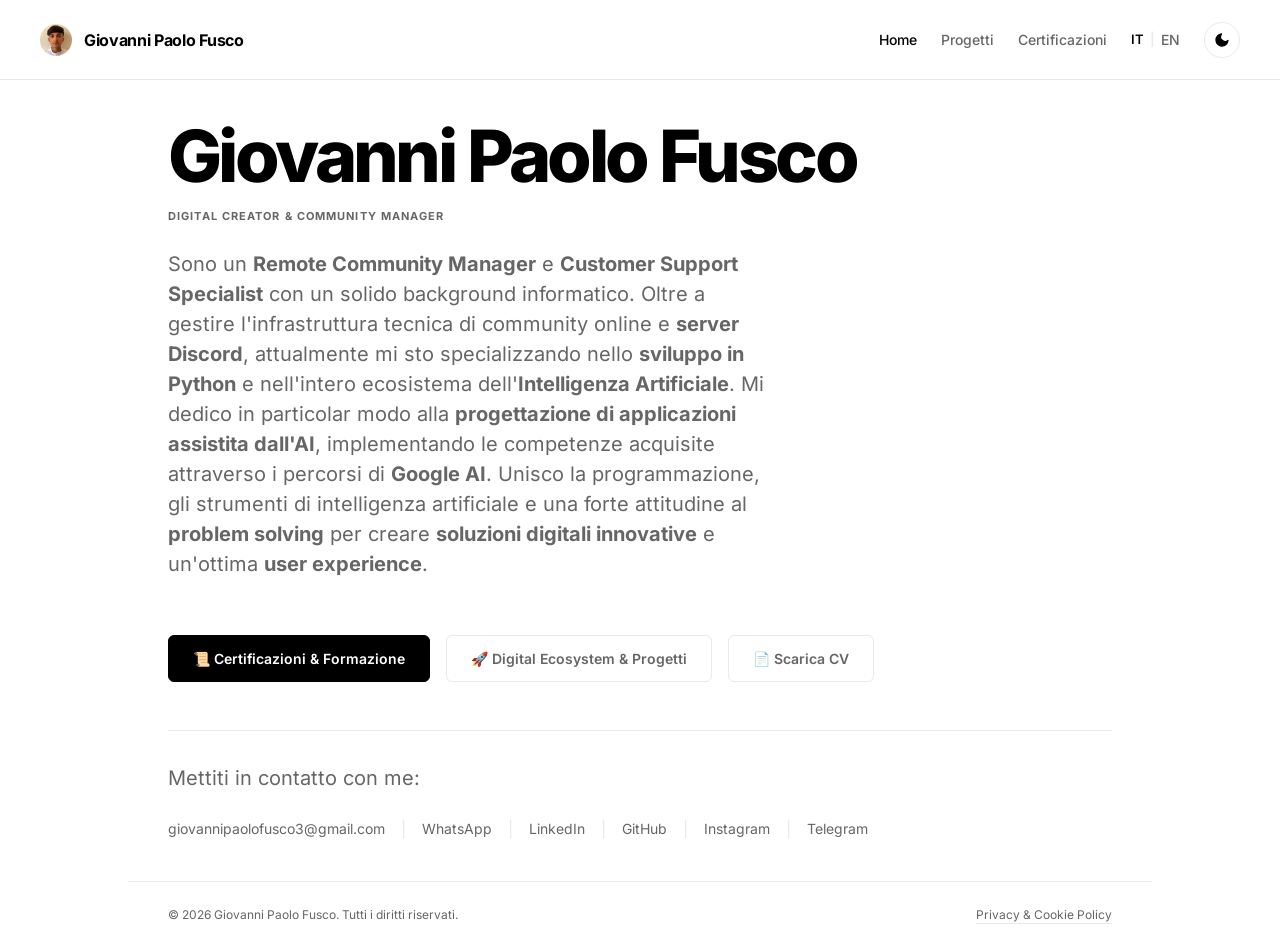
<file: index.html>
<!doctype html>
<html lang="it">
  <head>
    <meta charset="UTF-8" />
    <meta http-equiv="Content-Security-Policy" content="default-src 'self'; script-src 'self' 'unsafe-inline' https://www.googletagmanager.com; style-src 'self' 'unsafe-inline'; font-src 'self'; img-src 'self' data: https://www.google-analytics.com https://images.credly.com; connect-src 'self' https://region1.google-analytics.com https://api.github.com;">
    <meta name="viewport" content="width=device-width, initial-scale=1.0" />
    <meta name="description" content="Giovanni Paolo Fusco: Digital Creator, Remote Community Manager e specialista in AI e sviluppo Python." />
    <meta name="keywords" content="Giovanni Paolo Fusco, Digital Creator, Community Manager, Python, AI, Discord" />
    <meta name="theme-color" content="#ffffff" />
    <meta property="og:type" content="website" />
    <meta property="og:site_name" content="Giovanni Paolo Fusco" />
    <meta property="og:title" content="Giovanni Paolo Fusco | Digital Creator" />
    <meta property="og:description" content="Digital Creator, Remote Community Manager e specialista in AI e sviluppo Python." />
    <meta property="og:image" content="https://giovannipaolofusco.github.io/logo.jpg" />
    <meta property="og:url" content="https://giovannipaolofusco.github.io/" />
    <meta property="og:locale" content="it_IT" />
    <meta name="twitter:card" content="summary" />
    <meta name="twitter:title" content="Giovanni Paolo Fusco | Digital Creator" />
    <meta name="twitter:description" content="Digital Creator, Remote Community Manager e specialista in AI e sviluppo Python." />
    <meta name="twitter:image" content="https://giovannipaolofusco.github.io/logo.jpg" />
    <title>Giovanni Paolo Fusco | Digital Creator</title>
    <link rel="icon" href="/logo.jpg?v=2" type="image/jpeg" />
    <link rel="shortcut icon" href="/logo.jpg?v=2" />
    <link rel="apple-touch-icon" href="/logo.jpg?v=2" />
    <link rel="stylesheet" href="/style.css" />
    <link rel="stylesheet" href="/cookieconsent.css" />


    <link rel="canonical" href="https://giovannipaolofusco.github.io/" />
    <link rel="alternate" hreflang="it" href="https://giovannipaolofusco.github.io/" />
    <link rel="alternate" hreflang="en" href="https://giovannipaolofusco.github.io/en/" />
    <link rel="alternate" hreflang="x-default" href="https://giovannipaolofusco.github.io/" />
  </head>
  <body>
    <nav>
      <a href="/index.html" class="nav-left">
        <img
          src="/logo.jpg"
          alt="Logo"
          class="nav-logo"
          onerror="
            this.src =
              '[data-uri]'
          "
        />
        <span class="nav-title">Giovanni Paolo Fusco</span>
      </a>
      <div class="nav-links">
        <a href="/index.html" class="active">Home</a>
        <a href="/progetti.html">Progetti</a>
        <a href="/certificazioni.html">Certificazioni</a>
        <div class="lang-selector">
          <span class="lang-btn active">IT</span>
          <span class="lang-separator">|</span>
          <a href="/en/index.html" class="lang-btn">EN</a>
        </div>
        <button id="theme-toggle" aria-label="Toggle dark mode"></button>
      </div>
    </nav>

    <main>
      <h1>Giovanni Paolo Fusco</h1>
      <h2>Digital Creator & Community Manager</h2>
      <p>Sono un <strong>Remote Community Manager</strong> e <strong>Customer Support Specialist</strong> con un solido background informatico. Oltre a gestire l'infrastruttura tecnica di community online e <strong>server Discord</strong>, attualmente mi sto specializzando nello <strong>sviluppo in Python</strong> e nell'intero ecosistema dell'<strong>Intelligenza Artificiale</strong>. Mi dedico in particolar modo alla <strong>progettazione di applicazioni assistita dall'AI</strong>, implementando le competenze acquisite attraverso i percorsi di <strong>Google AI</strong>. Unisco la programmazione, gli strumenti di intelligenza artificiale e una forte attitudine al <strong>problem solving</strong> per creare <strong>soluzioni digitali innovative</strong> e un'ottima <strong>user experience</strong>.</p>

      <div class="btn-container">
        <a href="/certificazioni.html" class="btn btn-primary"
          >📜 Certificazioni & Formazione</a
        >
        <a href="/progetti.html" class="btn btn-secondary"
          >🚀 Digital Ecosystem & Progetti</a
        >
        <a href="/file/cv.pdf" download class="btn btn-secondary"
          >📄 Scarica CV</a
        >
      </div>

      <div class="contact-info">
        <p>Mettiti in contatto con me:</p>
        <div class="contact-links">
          <a href="mailto:giovannipaolofusco3@gmail.com"
            >giovannipaolofusco3@gmail.com</a
          >
          <span>|</span>
          <a
            href="https://wa.me/393334919401"
            target="_blank"
            rel="noopener noreferrer"
            >WhatsApp</a
          >
          <span>|</span>
          <a
            href="https://www.linkedin.com/in/giovannipaolofusco/"
            target="_blank"
            rel="noopener noreferrer"
            >LinkedIn</a
          >
          <span>|</span>
          <a
            href="https://github.com/giovannipaolofusco"
            target="_blank"
            rel="noopener noreferrer"
            >GitHub</a
          >
          <span>|</span>
          <a
            href="https://www.instagram.com/giovannipaolofusco"
            target="_blank"
            rel="noopener noreferrer"
            >Instagram</a
          >
          <span>|</span>
          <a
            href="https://t.me/GioppyFX"
            target="_blank"
            rel="noopener noreferrer"
            >Telegram</a
          >
        </div>
      </div>
    </main>

    <footer>
      <p>&copy; 2026 Giovanni Paolo Fusco. Tutti i diritti riservati.</p>
      <p><a href="/privacy.html">Privacy & Cookie Policy</a></p>
    </footer>

    <script src="/script.js"></script>
    <script type="module" src="/cookieconsent-config.js"></script>
  </body>
</html>
</file>
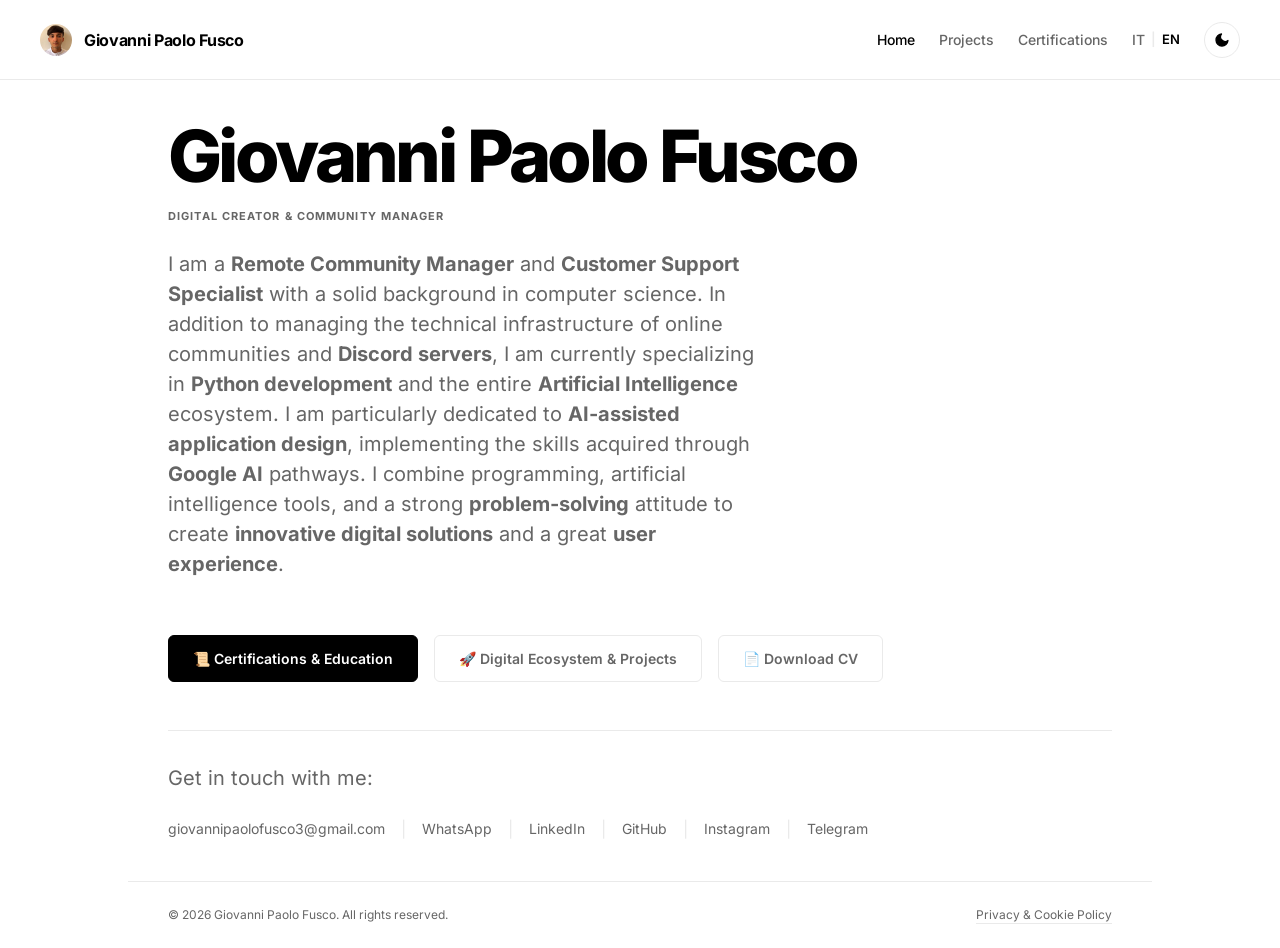
<file: en/index.html>
<!doctype html>
<html lang="en">
  <head>
    <meta charset="UTF-8" />
    <meta http-equiv="Content-Security-Policy" content="default-src 'self'; script-src 'self' 'unsafe-inline' https://www.googletagmanager.com; style-src 'self' 'unsafe-inline'; font-src 'self'; img-src 'self' data: https://www.google-analytics.com https://images.credly.com; connect-src 'self' https://region1.google-analytics.com https://api.github.com;">
    <meta name="viewport" content="width=device-width, initial-scale=1.0" />
    <meta name="description" content="Giovanni Paolo Fusco: Digital Creator, Remote Community Manager, and specialist in AI and Python development." />
    <meta name="keywords" content="Giovanni Paolo Fusco, Digital Creator, Community Manager, Python, AI, Discord" />
    <meta name="theme-color" content="#ffffff" />
    <meta property="og:type" content="website" />
    <meta property="og:site_name" content="Giovanni Paolo Fusco" />
    <meta property="og:title" content="Giovanni Paolo Fusco | Digital Creator" />
    <meta property="og:description" content="Digital Creator, Remote Community Manager, and specialist in AI and Python development." />
    <meta property="og:image" content="https://giovannipaolofusco.github.io/logo.jpg" />
    <meta property="og:url" content="https://giovannipaolofusco.github.io/en/" />
    <meta property="og:locale" content="en_US" />
    <meta name="twitter:card" content="summary" />
    <meta name="twitter:title" content="Giovanni Paolo Fusco | Digital Creator" />
    <meta name="twitter:description" content="Digital Creator, Remote Community Manager, and specialist in AI and Python development." />
    <meta name="twitter:image" content="https://giovannipaolofusco.github.io/logo.jpg" />
    <title>Giovanni Paolo Fusco | Digital Creator</title>
    <link rel="icon" href="/logo.jpg?v=2" type="image/jpeg" />
    <link rel="shortcut icon" href="/logo.jpg?v=2" />
    <link rel="apple-touch-icon" href="/logo.jpg?v=2" />
    <link rel="stylesheet" href="/style.css" />
    <link rel="stylesheet" href="/cookieconsent.css" />


    <link rel="canonical" href="https://giovannipaolofusco.github.io/en/" />
    <link rel="alternate" hreflang="it" href="https://giovannipaolofusco.github.io/" />
    <link rel="alternate" hreflang="en" href="https://giovannipaolofusco.github.io/en/" />
    <link rel="alternate" hreflang="x-default" href="https://giovannipaolofusco.github.io/" />
  </head>
  <body>
    <nav>
      <a href="/en/index.html" class="nav-left">
        <img
          src="/logo.jpg"
          alt="Logo"
          class="nav-logo"
          onerror="
            this.src =
              '[data-uri]'
          "
        />
        <span class="nav-title">Giovanni Paolo Fusco</span>
      </a>
      <div class="nav-links">
        <a href="/en/index.html" class="active">Home</a>
        <a href="/en/progetti.html">Projects</a>
        <a href="/en/certificazioni.html">Certifications</a>
        <div class="lang-selector">
          <a href="/index.html" class="lang-btn">IT</a>
          <span class="lang-separator">|</span>
          <span class="lang-btn active">EN</span>
        </div>
        <button id="theme-toggle" aria-label="Toggle dark mode"></button>
      </div>
    </nav>

    <main>
      <h1>Giovanni Paolo Fusco</h1>
      <h2>Digital Creator & Community Manager</h2>
      <p>I am a <strong>Remote Community Manager</strong> and <strong>Customer Support Specialist</strong> with a solid background in computer science. In addition to managing the technical infrastructure of online communities and <strong>Discord servers</strong>, I am currently specializing in <strong>Python development</strong> and the entire <strong>Artificial Intelligence</strong> ecosystem. I am particularly dedicated to <strong>AI-assisted application design</strong>, implementing the skills acquired through <strong>Google AI</strong> pathways. I combine programming, artificial intelligence tools, and a strong <strong>problem-solving</strong> attitude to create <strong>innovative digital solutions</strong> and a great <strong>user experience</strong>.</p>

      <div class="btn-container">
        <a href="/en/certificazioni.html" class="btn btn-primary"
          >📜 Certifications & Education</a
        >
        <a href="/en/progetti.html" class="btn btn-secondary"
          >🚀 Digital Ecosystem & Projects</a
        >
        <a href="/file/cv.pdf" download class="btn btn-secondary"
          >📄 Download CV</a
        >
      </div>

      <div class="contact-info">
        <p>Get in touch with me:</p>
        <div class="contact-links">
          <a href="mailto:giovannipaolofusco3@gmail.com"
            >giovannipaolofusco3@gmail.com</a
          >
          <span>|</span>
          <a
            href="https://wa.me/393334919401"
            target="_blank"
            rel="noopener noreferrer"
            >WhatsApp</a
          >
          <span>|</span>
          <a
            href="https://www.linkedin.com/in/giovannipaolofusco/"
            target="_blank"
            rel="noopener noreferrer"
            >LinkedIn</a
          >
          <span>|</span>
          <a
            href="https://github.com/giovannipaolofusco"
            target="_blank"
            rel="noopener noreferrer"
            >GitHub</a
          >
          <span>|</span>
          <a
            href="https://www.instagram.com/giovannipaolofusco"
            target="_blank"
            rel="noopener noreferrer"
            >Instagram</a
          >
          <span>|</span>
          <a
            href="https://t.me/GioppyFX"
            target="_blank"
            rel="noopener noreferrer"
            >Telegram</a
          >
        </div>
      </div>
    </main>

    <footer>
      <p>&copy; 2026 Giovanni Paolo Fusco. All rights reserved.</p>
      <p><a href="/en/privacy.html">Privacy & Cookie Policy</a></p>
    </footer>

    <script src="/script.js"></script>
    <script type="module" src="/cookieconsent-config.js"></script>
  </body>
</html>
</file>
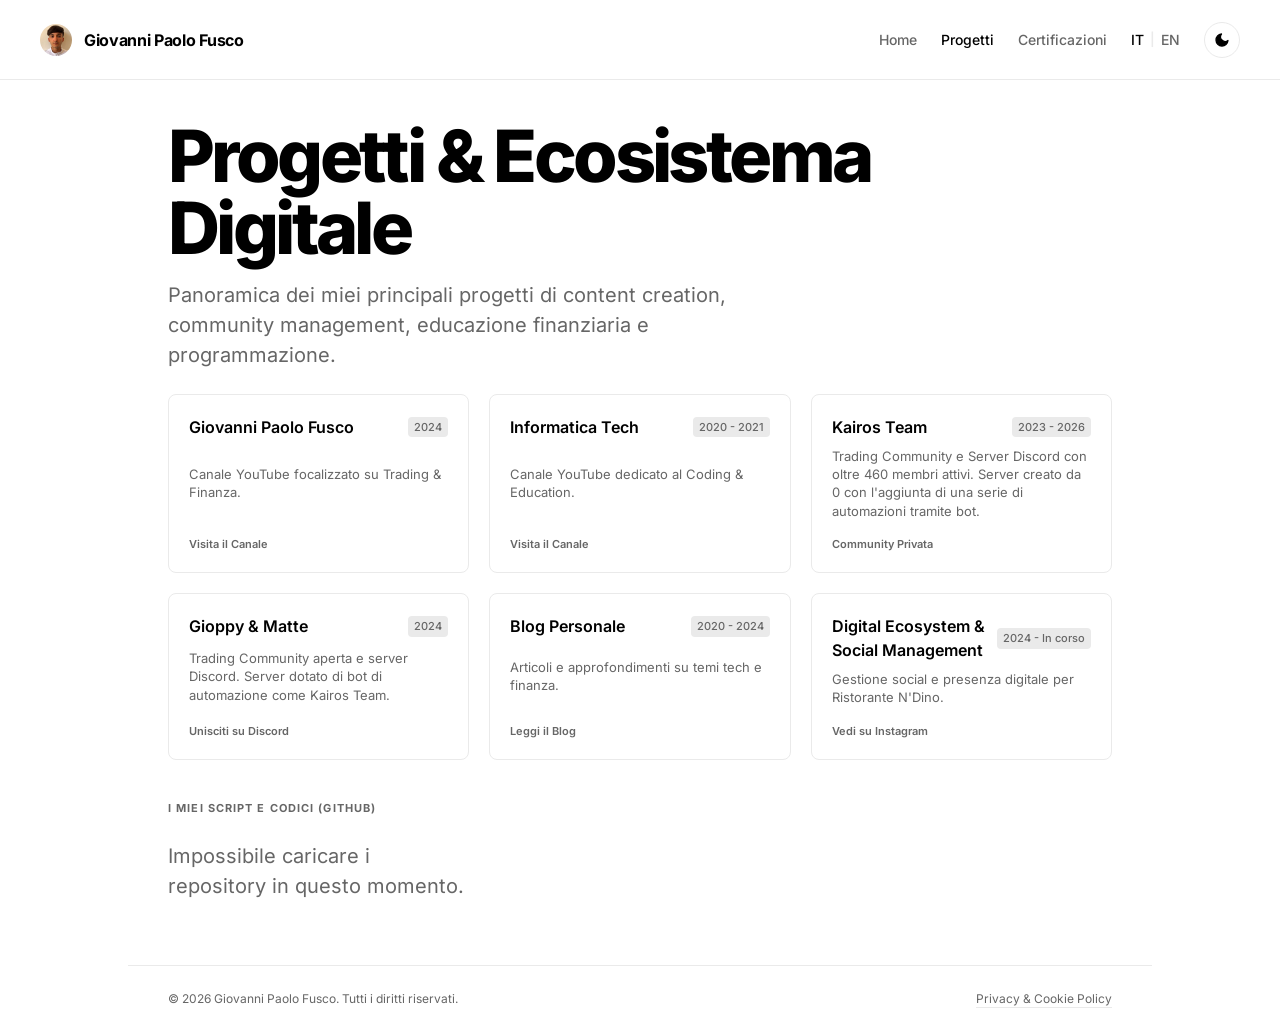
<file: progetti.html>
<!doctype html>
<html lang="it">
  <head>
    <meta charset="UTF-8" />
    <meta http-equiv="Content-Security-Policy" content="default-src 'self'; script-src 'self' 'unsafe-inline' https://www.googletagmanager.com; style-src 'self' 'unsafe-inline'; font-src 'self'; img-src 'self' data: https://www.google-analytics.com https://images.credly.com; connect-src 'self' https://region1.google-analytics.com https://api.github.com;">
    <meta name="viewport" content="width=device-width, initial-scale=1.0" />
    <meta name="description" content="Giovanni Paolo Fusco: Digital Creator, Remote Community Manager e specialista in AI e sviluppo Python." />
    <meta name="keywords" content="Giovanni Paolo Fusco, Digital Creator, Community Manager, Python, AI, Discord" />
    <meta name="theme-color" content="#ffffff" />
    <meta property="og:type" content="website" />
    <meta property="og:site_name" content="Giovanni Paolo Fusco" />
    <meta property="og:title" content="Giovanni Paolo Fusco | Digital Creator" />
    <meta property="og:description" content="Digital Creator, Remote Community Manager e specialista in AI e sviluppo Python." />
    <meta property="og:image" content="https://giovannipaolofusco.github.io/logo.jpg" />
    <meta property="og:url" content="https://giovannipaolofusco.github.io/" />
    <meta property="og:locale" content="it_IT" />
    <meta name="twitter:card" content="summary" />
    <meta name="twitter:title" content="Giovanni Paolo Fusco | Digital Creator" />
    <meta name="twitter:description" content="Digital Creator, Remote Community Manager e specialista in AI e sviluppo Python." />
    <meta name="twitter:image" content="https://giovannipaolofusco.github.io/logo.jpg" />
    <title>Progetti | Giovanni Paolo Fusco</title>
    <link rel="icon" href="/logo.jpg?v=2" type="image/jpeg" />
    <link rel="shortcut icon" href="/logo.jpg?v=2" />
    <link rel="apple-touch-icon" href="/logo.jpg?v=2" />
    <link rel="stylesheet" href="/style.css" />
    <link rel="stylesheet" href="/cookieconsent.css" />


    <link rel="canonical" href="https://giovannipaolofusco.github.io/progetti.html" />
    <link rel="alternate" hreflang="it" href="https://giovannipaolofusco.github.io/progetti.html" />
    <link rel="alternate" hreflang="en" href="https://giovannipaolofusco.github.io/en/progetti.html" />
    <link rel="alternate" hreflang="x-default" href="https://giovannipaolofusco.github.io/progetti.html" />
  </head>
  <body>
    <nav>
      <a href="/index.html" class="nav-left">
        <img
          src="/logo.jpg"
          alt="Logo"
          class="nav-logo"
          onerror="
            this.src =
              '[data-uri]'
          "
        />
        <span class="nav-title">Giovanni Paolo Fusco</span>
      </a>
      <div class="nav-links">
        <a href="/index.html">Home</a>
        <a href="/progetti.html" class="active">Progetti</a>
        <a href="/certificazioni.html">Certificazioni</a>
        <div class="lang-selector">
          <a href="/progetti.html" class="lang-btn active">IT</a>
          <span class="lang-separator">|</span>
          <a href="/en/progetti.html" class="lang-btn">EN</a>
        </div>
        <button id="theme-toggle" aria-label="Toggle dark mode"></button>
      </div>
    </nav>

    <main>
      <h1>Progetti & Ecosistema Digitale</h1>
      <p>
        Panoramica dei miei principali progetti di content creation, community
        management, educazione finanziaria e programmazione.
      </p>

      <div class="grid">
        <div class="card">
          <h3>Giovanni Paolo Fusco <span class="project-year">2024</span></h3>
          <p>Canale YouTube focalizzato su Trading & Finanza.</p>
          <a
            href="https://www.youtube.com/@GiovanniPaoloFusco"
            target="_blank"
            rel="noopener noreferrer"
            class="card-link"
            >Visita il Canale</a
          >
        </div>
        <div class="card">
          <h3>Informatica Tech <span class="project-year">2020 - 2021</span></h3>
          <p>Canale YouTube dedicato al Coding & Education.</p>
          <a
            href="https://www.youtube.com/@informaticatech9193"
            target="_blank"
            rel="noopener noreferrer"
            class="card-link"
            >Visita il Canale</a
          >
        </div>
        <div class="card">
          <h3>Kairos Team <span class="project-year">2023 - 2026</span></h3>
          <p>Trading Community e Server Discord con oltre 460 membri attivi. Server creato da 0 con l'aggiunta di una serie di automazioni tramite bot.</p>
          <span
            class="card-link"
            style="color: var(--text-secondary); cursor: default"
            >Community Privata</span
          >
        </div>
        <div class="card">
          <h3>Gioppy & Matte <span class="project-year">2024</span></h3>
          <p>Trading Community aperta e server Discord. Server dotato di bot di automazione come Kairos Team.</p>
          <a
            href="https://discord.gg/Zr7xpBnEjq"
            target="_blank"
            rel="noopener noreferrer"
            class="card-link"
            >Unisciti su Discord</a
          >
        </div>
        <div class="card">
          <h3>Blog Personale <span class="project-year">2020 - 2024</span></h3>
          <p>Articoli e approfondimenti su temi tech e finanza.</p>
          <a
            href="https://giovannipaolofusco.wordpress.com/"
            target="_blank"
            rel="noopener noreferrer"
            class="card-link"
            >Leggi il Blog</a
          >
        </div>
        <div class="card">
          <h3>Digital Ecosystem & Social Management <span class="project-year">2024 - In corso</span></h3>
          <p>Gestione social e presenza digitale per Ristorante N'Dino.</p>
          <a
            href="https://www.instagram.com/ristorantendino/"
            target="_blank"
            rel="noopener noreferrer"
            class="card-link"
            >Vedi su Instagram</a
          >
        </div>
      </div>

      <h2>I miei script e codici (GitHub)</h2>
      <div class="grid" id="github-projects-container">
        </div>
    </main>

    <footer>
      <p>&copy; 2026 Giovanni Paolo Fusco. Tutti i diritti riservati.</p>
      <p><a href="/privacy.html">Privacy & Cookie Policy</a></p>
    </footer>

    <script src="/script.js"></script>
    <script type="module" src="/cookieconsent-config.js"></script>
  </body>
</html>
</file>
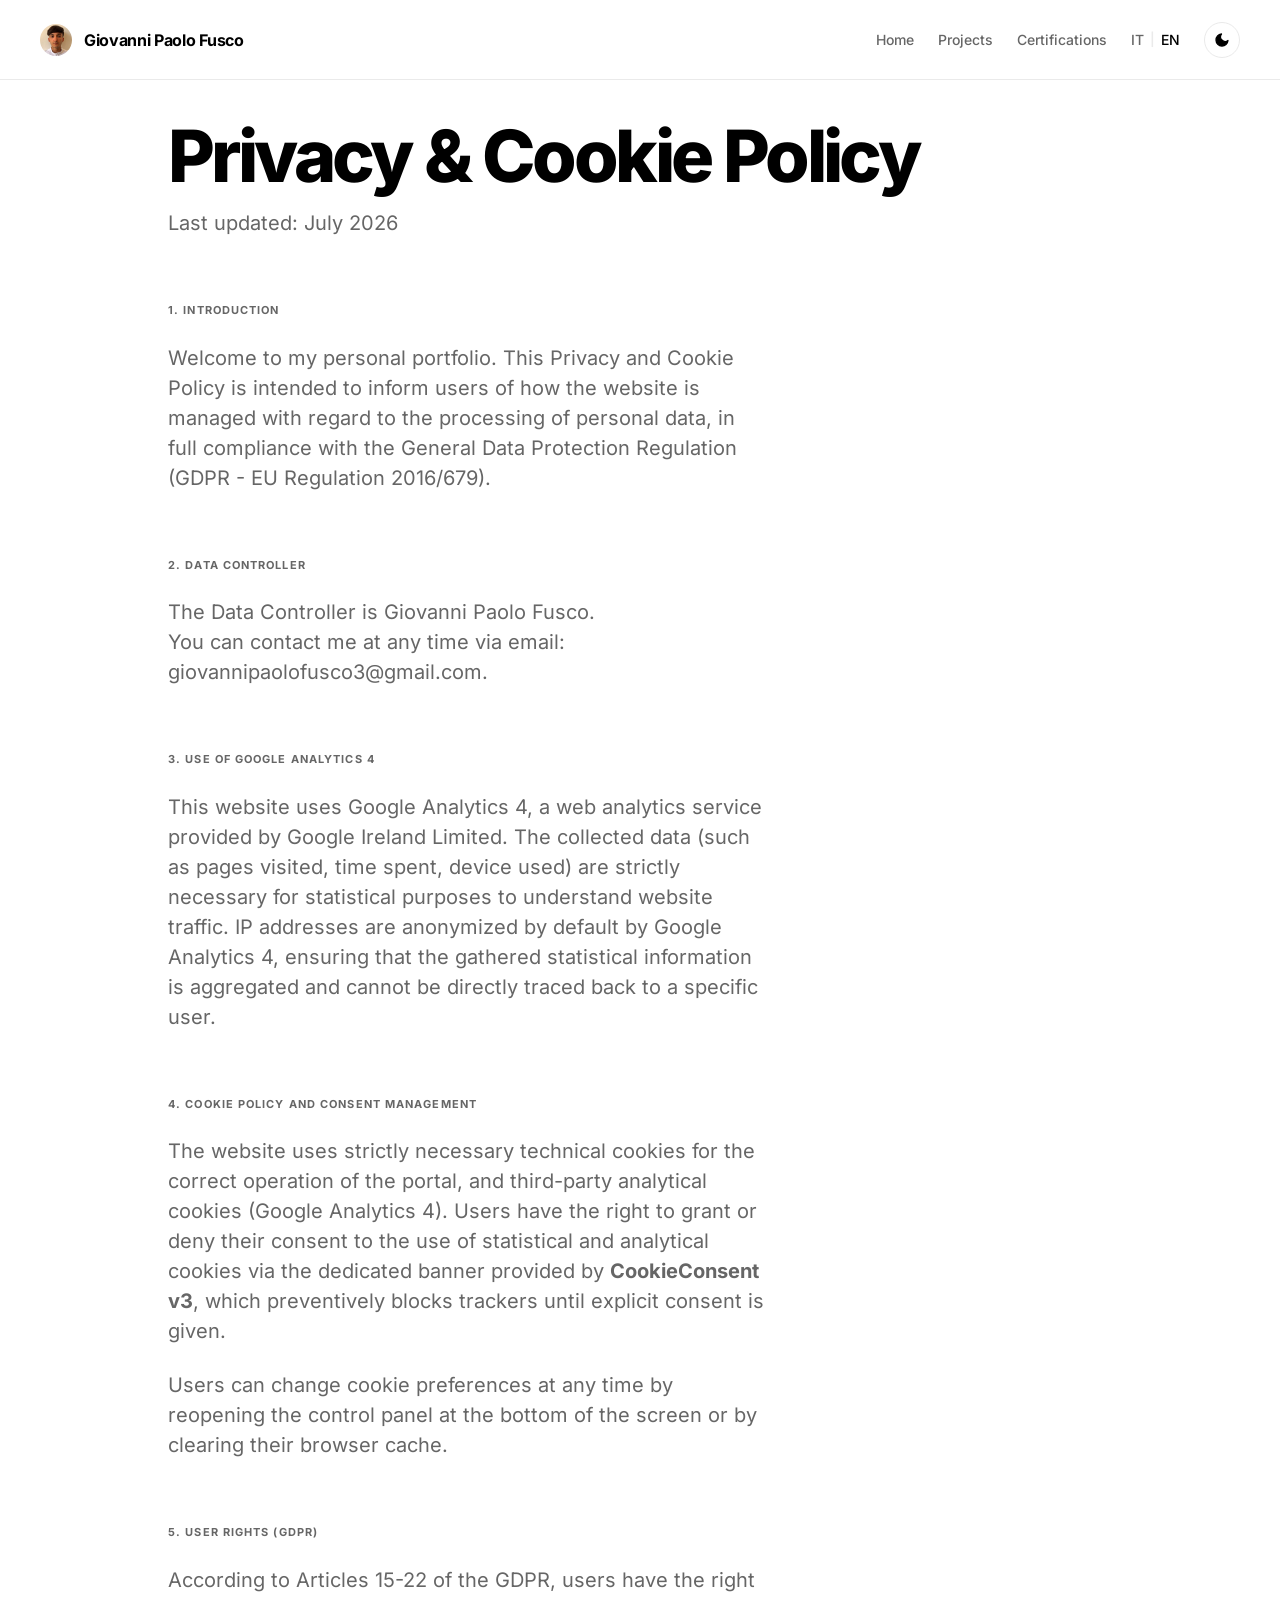
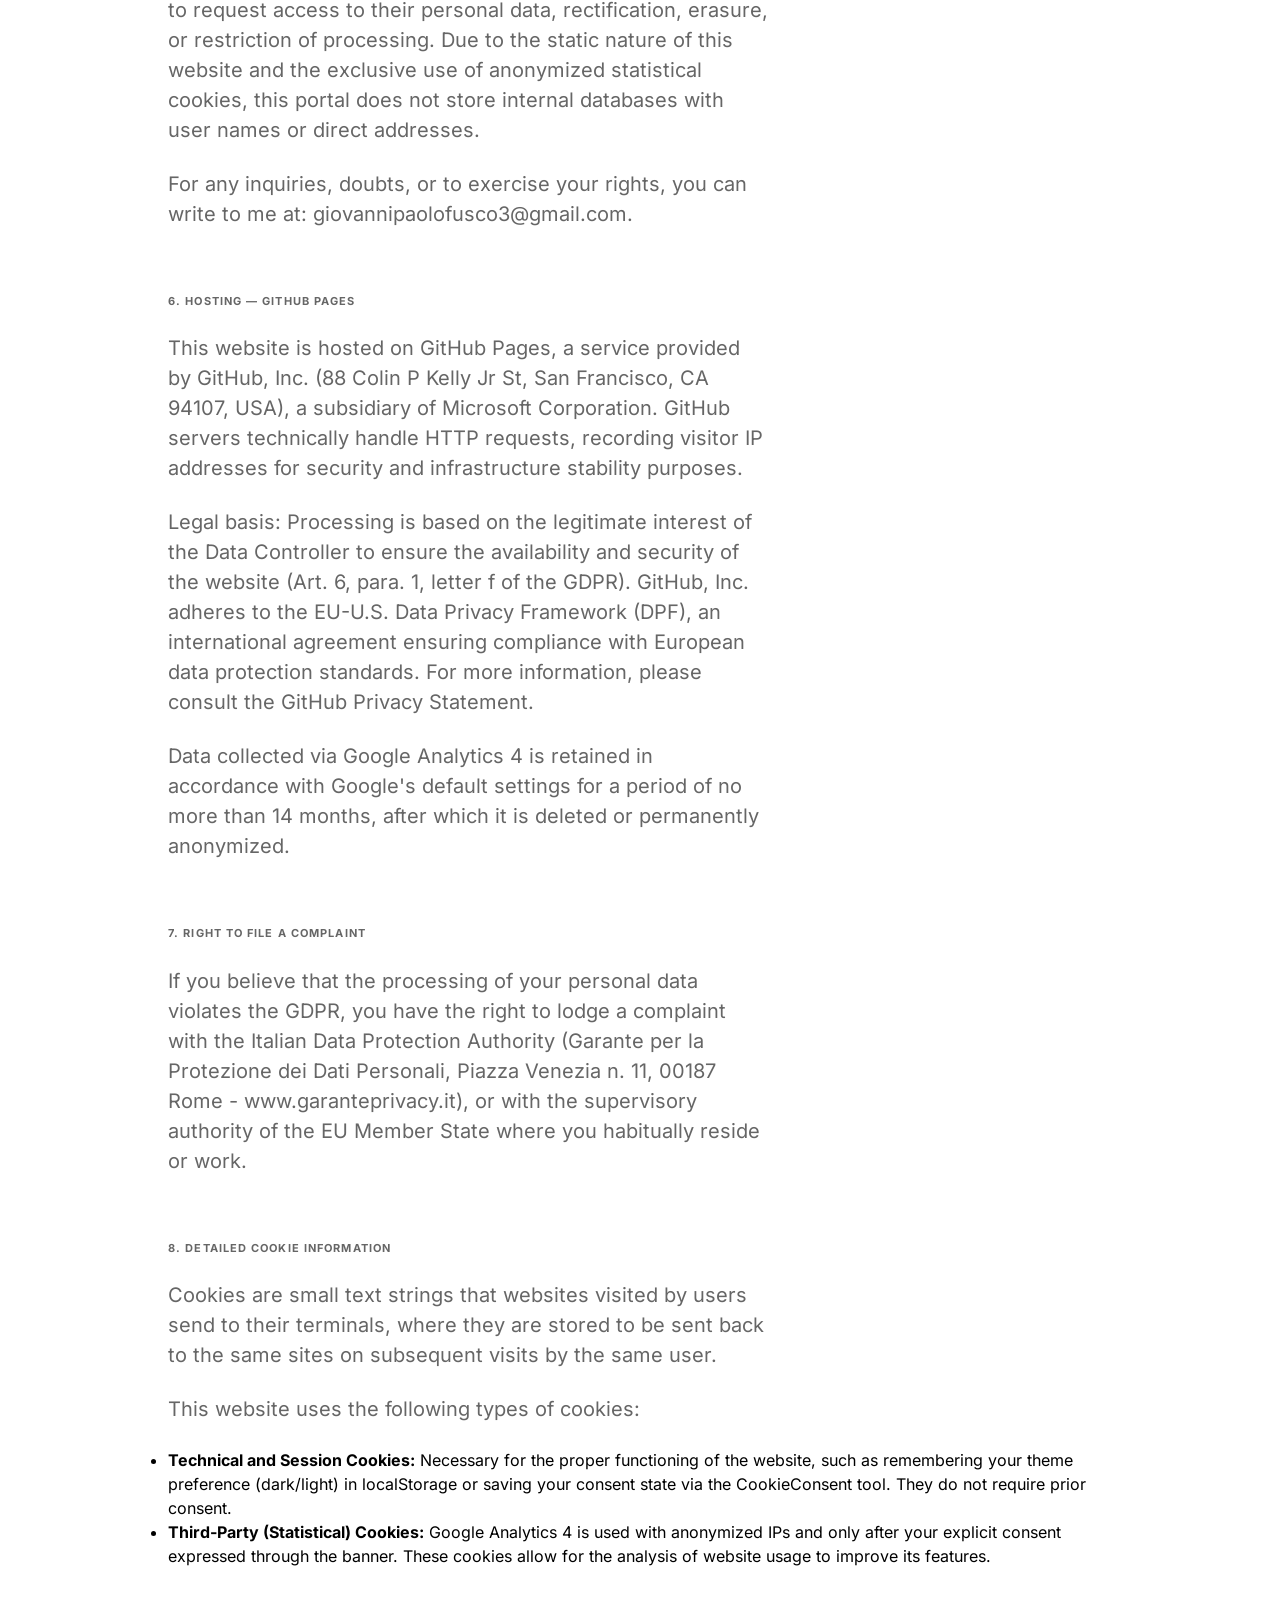
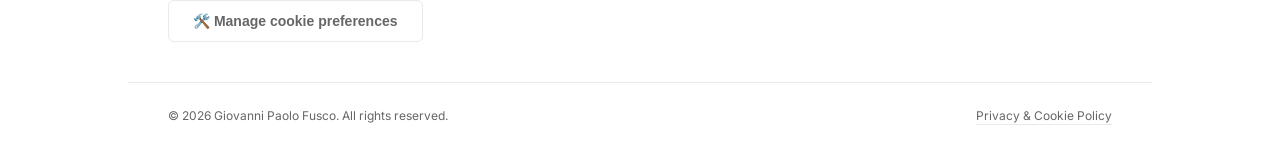
<file: en/privacy.html>
<!doctype html>
<html lang="en">
  <head>
    <meta charset="UTF-8" />
    <meta http-equiv="Content-Security-Policy" content="default-src 'self'; script-src 'self' 'unsafe-inline' https://www.googletagmanager.com; style-src 'self' 'unsafe-inline'; font-src 'self'; img-src 'self' data: https://www.google-analytics.com https://images.credly.com; connect-src 'self' https://region1.google-analytics.com https://api.github.com;">
    <meta name="viewport" content="width=device-width, initial-scale=1.0" />
    <meta name="description" content="Giovanni Paolo Fusco: Digital Creator, Remote Community Manager, and specialist in AI and Python development." />
    <meta name="keywords" content="Giovanni Paolo Fusco, Digital Creator, Community Manager, Python, AI, Discord" />
    <meta name="theme-color" content="#ffffff" />
    <meta property="og:type" content="website" />
    <meta property="og:site_name" content="Giovanni Paolo Fusco" />
    <meta property="og:title" content="Giovanni Paolo Fusco | Digital Creator" />
    <meta property="og:description" content="Digital Creator, Remote Community Manager, and specialist in AI and Python development." />
    <meta property="og:image" content="https://giovannipaolofusco.github.io/logo.jpg" />
    <meta property="og:url" content="https://giovannipaolofusco.github.io/en/" />
    <meta property="og:locale" content="en_US" />
    <meta name="twitter:card" content="summary" />
    <meta name="twitter:title" content="Giovanni Paolo Fusco | Digital Creator" />
    <meta name="twitter:description" content="Digital Creator, Remote Community Manager, and specialist in AI and Python development." />
    <meta name="twitter:image" content="https://giovannipaolofusco.github.io/logo.jpg" />
    <title>Privacy & Cookie Policy | Giovanni Paolo Fusco</title>
    <link rel="icon" href="/logo.jpg" type="image/jpeg" />
    <link rel="stylesheet" href="/style.css" />
    <link rel="stylesheet" href="/cookieconsent.css" />


    <link rel="canonical" href="https://giovannipaolofusco.github.io/en/privacy.html" />
    <link rel="alternate" hreflang="it" href="https://giovannipaolofusco.github.io/privacy.html" />
    <link rel="alternate" hreflang="en" href="https://giovannipaolofusco.github.io/en/privacy.html" />
    <link rel="alternate" hreflang="x-default" href="https://giovannipaolofusco.github.io/privacy.html" />
  </head>
  <body>
    <nav>
      <a href="/en/index.html" class="nav-left">
        <img
          src="/logo.jpg"
          alt="Logo"
          class="nav-logo"
          onerror="
            this.src =
              '[data-uri]'
          "
        />
        <span class="nav-title">Giovanni Paolo Fusco</span>
      </a>
      <div class="nav-links">
        <a href="/en/index.html">Home</a>
        <a href="/en/progetti.html">Projects</a>
        <a href="/en/certificazioni.html">Certifications</a>
        <div class="lang-selector">
          <a href="/privacy.html" class="lang-btn">IT</a>
          <span class="lang-separator">|</span>
          <a href="/en/privacy.html" class="lang-btn active">EN</a>
        </div>
        <button id="theme-toggle" aria-label="Toggle dark mode"></button>
      </div>
    </nav>

    <main>
      <h1>Privacy & Cookie Policy</h1>
      <p>Last updated: July 2026</p>

      <h2>1. Introduction</h2>
      <p>
        Welcome to my personal portfolio. This Privacy and Cookie Policy is
        intended to inform users of how the website is managed with regard to
        the processing of personal data, in full compliance with the General
        Data Protection Regulation (GDPR - EU Regulation 2016/679).
      </p>

      <h2>2. Data Controller</h2>
      <p>
        The Data Controller is Giovanni Paolo Fusco.<br />
        You can contact me at any time via email:
        <a href="mailto:giovannipaolofusco3@gmail.com"
          >giovannipaolofusco3@gmail.com</a
        >.
      </p>

      <h2>3. Use of Google Analytics 4</h2>
      <p>
        This website uses Google Analytics 4, a web analytics service provided
        by Google Ireland Limited. The collected data (such as pages visited,
        time spent, device used) are strictly necessary for statistical purposes
        to understand website traffic. IP addresses are anonymized by default by
        Google Analytics 4, ensuring that the gathered statistical information
        is aggregated and cannot be directly traced back to a specific user.
      </p>

      <h2>4. Cookie Policy and Consent Management</h2>
      <p>
        The website uses strictly necessary technical cookies for the correct
        operation of the portal, and third-party analytical cookies (Google
        Analytics 4). Users have the right to grant or deny their consent to the
        use of statistical and analytical cookies via the dedicated banner
        provided by <strong>CookieConsent v3</strong>, which preventively blocks
        trackers until explicit consent is given.
      </p>
      <p>
        Users can change cookie preferences at any time by reopening the control
        panel at the bottom of the screen or by clearing their browser cache.
      </p>

      <h2>5. User Rights (GDPR)</h2>
      <p>
        According to Articles 15-22 of the GDPR, users have the right to request
        access to their personal data, rectification, erasure, or restriction of
        processing. Due to the static nature of this website and the exclusive
        use of anonymized statistical cookies, this portal does not store
        internal databases with user names or direct addresses.
      </p>
      <p>
        For any inquiries, doubts, or to exercise your rights, you can write to
        me at:
        <a href="mailto:giovannipaolofusco3@gmail.com"
          >giovannipaolofusco3@gmail.com</a
        >.
      </p>

      <h2>6. Hosting — GitHub Pages</h2>
      <p>
        This website is hosted on GitHub Pages, a service provided by GitHub, Inc. (88 Colin P Kelly Jr St, San Francisco, CA 94107, USA), a subsidiary of Microsoft Corporation. GitHub servers technically handle HTTP requests, recording visitor IP addresses for security and infrastructure stability purposes.
      </p>
      <p>
        Legal basis: Processing is based on the legitimate interest of the Data Controller to ensure the availability and security of the website (Art. 6, para. 1, letter f of the GDPR). GitHub, Inc. adheres to the EU-U.S. Data Privacy Framework (DPF), an international agreement ensuring compliance with European data protection standards. For more information, please consult the <a href="https://docs.github.com/en/site-policy/privacy-policies/github-privacy-statement" target="_blank" rel="noopener noreferrer">GitHub Privacy Statement</a>.
      </p>
      <p>
        Data collected via Google Analytics 4 is retained in accordance with
        Google's default settings for a period of no more than 14 months, after
        which it is deleted or permanently anonymized.
      </p>

      <h2>7. Right to File a Complaint</h2>
      <p>
        If you believe that the processing of your personal data violates the
        GDPR, you have the right to lodge a complaint with the Italian Data
        Protection Authority (Garante per la Protezione dei Dati Personali,
        Piazza Venezia n. 11, 00187 Rome - www.garanteprivacy.it), or with the
        supervisory authority of the EU Member State where you habitually reside
        or work.
      </p>

      <h2>8. Detailed Cookie Information</h2>
      <p>
        Cookies are small text strings that websites visited by users send to
        their terminals, where they are stored to be sent back to the same sites
        on subsequent visits by the same user.
      </p>
      <p>This website uses the following types of cookies:</p>
      <ul>
        <li>
          <strong>Technical and Session Cookies:</strong> Necessary for the
          proper functioning of the website, such as remembering your theme
          preference (dark/light) in localStorage or saving your consent state
          via the CookieConsent tool. They do not require prior consent.
        </li>
        <li>
          <strong>Third-Party (Statistical) Cookies:</strong> Google Analytics 4
          is used with anonymized IPs and only after your explicit consent
          expressed through the banner. These cookies allow for the analysis of
          website usage to improve its features.
        </li>
      </ul>

      <div style="margin-top: 2rem">
        <button
          type="button"
          onclick="CookieConsent.showPreferences();"
          class="btn btn-secondary"
        >
          🛠️ Manage cookie preferences
        </button>
      </div>
    </main>

    <footer>
      <p>&copy; 2026 Giovanni Paolo Fusco. All rights reserved.</p>
      <p>
        <a href="/en/privacy.html" class="active">Privacy & Cookie Policy</a>
      </p>
    </footer>

    <script src="/script.js"></script>
    <script type="module" src="/cookieconsent-config.js"></script>
  </body>
</html>
</file>
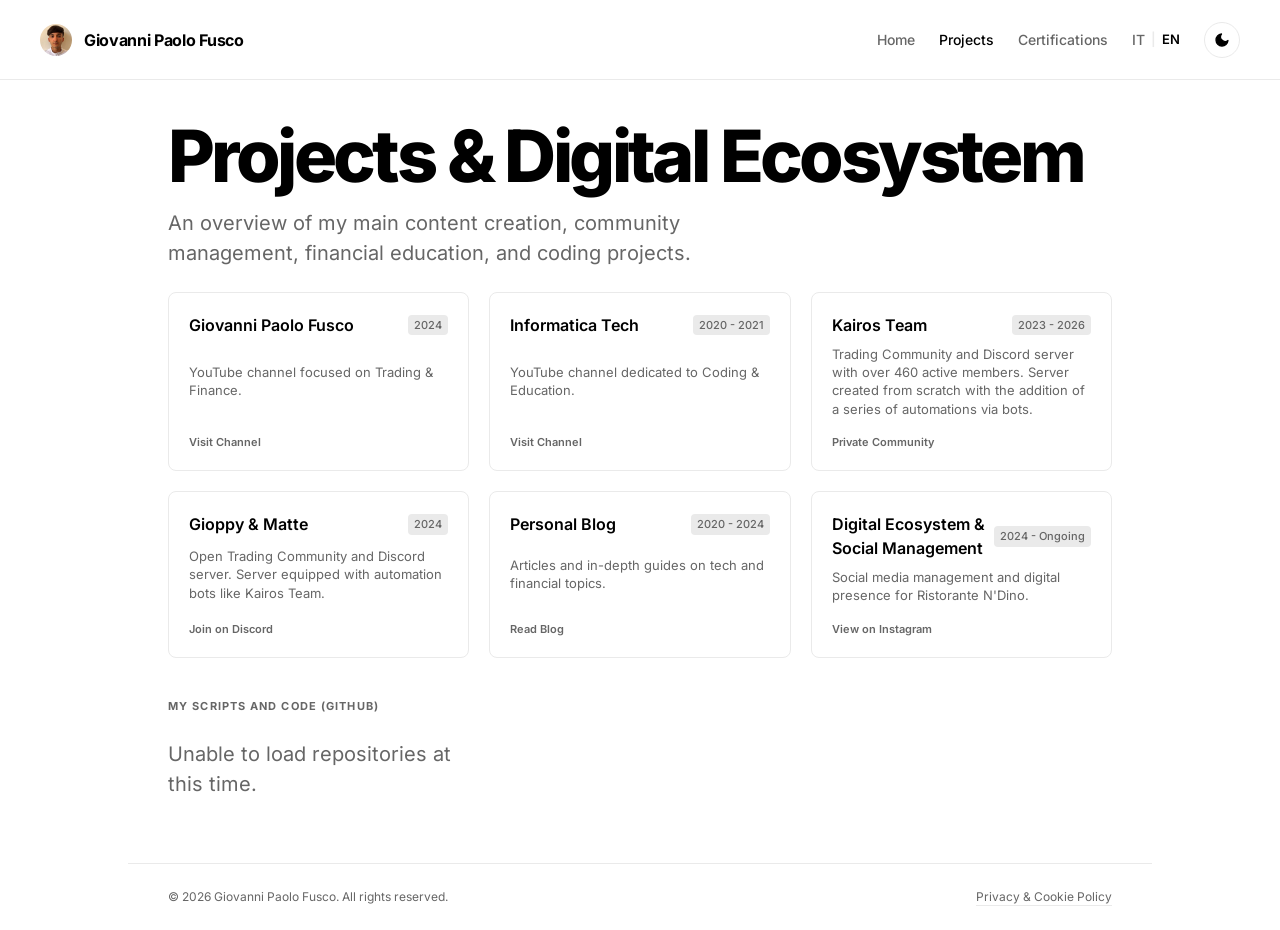
<file: en/progetti.html>
<!doctype html>
<html lang="en">
  <head>
    <meta charset="UTF-8" />
    <meta http-equiv="Content-Security-Policy" content="default-src 'self'; script-src 'self' 'unsafe-inline' https://www.googletagmanager.com; style-src 'self' 'unsafe-inline'; font-src 'self'; img-src 'self' data: https://www.google-analytics.com https://images.credly.com; connect-src 'self' https://region1.google-analytics.com https://api.github.com;">
    <meta name="viewport" content="width=device-width, initial-scale=1.0" />
    <meta name="description" content="Giovanni Paolo Fusco: Digital Creator, Remote Community Manager, and specialist in AI and Python development." />
    <meta name="keywords" content="Giovanni Paolo Fusco, Digital Creator, Community Manager, Python, AI, Discord" />
    <meta name="theme-color" content="#ffffff" />
    <meta property="og:type" content="website" />
    <meta property="og:site_name" content="Giovanni Paolo Fusco" />
    <meta property="og:title" content="Giovanni Paolo Fusco | Digital Creator" />
    <meta property="og:description" content="Digital Creator, Remote Community Manager, and specialist in AI and Python development." />
    <meta property="og:image" content="https://giovannipaolofusco.github.io/logo.jpg" />
    <meta property="og:url" content="https://giovannipaolofusco.github.io/en/" />
    <meta property="og:locale" content="en_US" />
    <meta name="twitter:card" content="summary" />
    <meta name="twitter:title" content="Giovanni Paolo Fusco | Digital Creator" />
    <meta name="twitter:description" content="Digital Creator, Remote Community Manager, and specialist in AI and Python development." />
    <meta name="twitter:image" content="https://giovannipaolofusco.github.io/logo.jpg" />
    <title>Projects | Giovanni Paolo Fusco</title>
    <link rel="icon" href="/logo.jpg?v=2" type="image/jpeg" />
    <link rel="shortcut icon" href="/logo.jpg?v=2" />
    <link rel="apple-touch-icon" href="/logo.jpg?v=2" />
    <link rel="stylesheet" href="/style.css" />
    <link rel="stylesheet" href="/cookieconsent.css" />


    <link rel="canonical" href="https://giovannipaolofusco.github.io/en/progetti.html" />
    <link rel="alternate" hreflang="it" href="https://giovannipaolofusco.github.io/progetti.html" />
    <link rel="alternate" hreflang="en" href="https://giovannipaolofusco.github.io/en/progetti.html" />
    <link rel="alternate" hreflang="x-default" href="https://giovannipaolofusco.github.io/progetti.html" />
  </head>
  <body>
    <nav>
      <a href="/en/index.html" class="nav-left">
        <img
          src="/logo.jpg"
          alt="Logo"
          class="nav-logo"
          onerror="
            this.src =
              '[data-uri]'
          "
        />
        <span class="nav-title">Giovanni Paolo Fusco</span>
      </a>
      <div class="nav-links">
        <a href="/en/index.html">Home</a>
        <a href="/en/progetti.html" class="active">Projects</a>
        <a href="/en/certificazioni.html">Certifications</a>
        <div class="lang-selector">
          <a href="/progetti.html" class="lang-btn">IT</a>
          <span class="lang-separator">|</span>
          <span class="lang-btn active">EN</span>
        </div>
        <button id="theme-toggle" aria-label="Toggle dark mode"></button>
      </div>
    </nav>

    <main>
      <h1>Projects & Digital Ecosystem</h1>
      <p>
        An overview of my main content creation, community management, financial
        education, and coding projects.
      </p>

      <div class="grid">
        <div class="card">
          <h3>Giovanni Paolo Fusco <span class="project-year">2024</span></h3>
          <p>YouTube channel focused on Trading & Finance.</p>
          <a
            href="https://www.youtube.com/@GiovanniPaoloFusco"
            target="_blank"
            rel="noopener noreferrer"
            class="card-link"
            >Visit Channel</a
          >
        </div>
        <div class="card">
          <h3>Informatica Tech <span class="project-year">2020 - 2021</span></h3>
          <p>YouTube channel dedicated to Coding & Education.</p>
          <a
            href="https://www.youtube.com/@informaticatech9193"
            target="_blank"
            rel="noopener noreferrer"
            class="card-link"
            >Visit Channel</a
          >
        </div>
        <div class="card">
          <h3>Kairos Team <span class="project-year">2023 - 2026</span></h3>
          <p>
            Trading Community and Discord server with over 460 active members. Server created from scratch with the addition of a series of automations via bots.
          </p>
          <span
            class="card-link"
            style="color: var(--text-secondary); cursor: default"
            >Private Community</span
          >
        </div>
        <div class="card">
          <h3>Gioppy & Matte <span class="project-year">2024</span></h3>
          <p>Open Trading Community and Discord server. Server equipped with automation bots like Kairos Team.</p>
          <a
            href="https://discord.gg/Zr7xpBnEjq"
            target="_blank"
            rel="noopener noreferrer"
            class="card-link"
            >Join on Discord</a
          >
        </div>
        <div class="card">
          <h3>Personal Blog <span class="project-year">2020 - 2024</span></h3>
          <p>Articles and in-depth guides on tech and financial topics.</p>
          <a
            href="https://giovannipaolofusco.wordpress.com/"
            target="_blank"
            rel="noopener noreferrer"
            class="card-link"
            >Read Blog</a
          >
        </div>
        <div class="card">
          <h3>Digital Ecosystem & Social Management <span class="project-year">2024 - Ongoing</span></h3>
          <p>
            Social media management and digital presence for Ristorante N'Dino.
          </p>
          <a
            href="https://www.instagram.com/ristorantendino/"
            target="_blank"
            rel="noopener noreferrer"
            class="card-link"
            >View on Instagram</a
          >
        </div>
      </div>

      <h2>My Scripts and Code (GitHub)</h2>
      <div class="grid" id="github-projects-container">
        </div>
    </main>

    <footer>
      <p>&copy; 2026 Giovanni Paolo Fusco. All rights reserved.</p>
      <p><a href="/en/privacy.html">Privacy & Cookie Policy</a></p>
    </footer>

    <script src="/script.js"></script>
    <script type="module" src="/cookieconsent-config.js"></script>
  </body>
</html>
</file>
<file: style.css>
/* style.css - Foglio di Stile Principale */
/* Font Inter - Local Hosting per Privacy e Performance */
@font-face {
  font-family: 'Inter';
  font-style: normal;
  font-weight: 400;
  font-display: swap;
  src: url('/fonts/inter-v20-latin-regular.woff2') format('woff2');
}
@font-face {
  font-family: 'Inter';
  font-style: normal;
  font-weight: 500;
  font-display: swap;
  src: url('/fonts/inter-v20-latin-500.woff2') format('woff2');
}
@font-face {
  font-family: 'Inter';
  font-style: normal;
  font-weight: 600;
  font-display: swap;
  src: url('/fonts/inter-v20-latin-600.woff2') format('woff2');
}
@font-face {
  font-family: 'Inter';
  font-style: normal;
  font-weight: 700;
  font-display: swap;
  src: url('/fonts/inter-v20-latin-700.woff2') format('woff2');
}
@font-face {
  font-family: 'Inter';
  font-style: normal;
  font-weight: 800;
  font-display: swap;
  src: url('/fonts/inter-v20-latin-800.woff2') format('woff2');
}

:root {
  /* Variabili del Tema Chiaro (Estetica Editoriale) */
  --bg-color: #ffffff;
  --text-primary: #000000;
  --text-secondary: #666666;
  --nav-bg: #ffffff;
  --border-color: #eaeaea;
  --card-bg: #ffffff;
  --card-hover: #ffffff;
  --accent-color: #666666;
  --shadow-sm: none;
  --shadow-md: none;
  --shadow-lg: none;
  --transition: all 0.2s ease;
}

[data-theme='dark'] {
  /* Variabili del Tema Scuro (Estetica Editoriale) */
  --bg-color: #0a0a0a;
  --text-primary: #ededed;
  --text-secondary: #a0a0a0;
  --nav-bg: #0a0a0a;
  --border-color: #333333;
  --card-bg: #0a0a0a;
  --card-hover: #0a0a0a;
  --accent-color: #a0a0a0;
}

* {
  margin: 0;
  padding: 0;
  box-sizing: border-box;
}

body {
  font-family: 'Inter', -apple-system, BlinkMacSystemFont, "Segoe UI", Roboto, sans-serif;
  background-color: var(--bg-color);
  color: var(--text-primary);
  line-height: 1.5;
  transition: background-color 0.3s ease, color 0.3s ease;
  display: flex;
  flex-direction: column;
  min-height: 100vh;
  -webkit-font-smoothing: antialiased;
}

a {
  color: var(--accent-color);
  text-decoration: none;
  transition: opacity 0.2s ease, color 0.2s ease;
}

a:hover {
  color: var(--text-primary);
}

/* Stili della Barra di Navigazione (Navbar) */
nav {
  position: fixed;
  top: 0;
  left: 0;
  right: 0;
  height: 80px;
  background-color: var(--nav-bg);
  border-bottom: 1px solid var(--border-color);
  display: flex;
  justify-content: space-between;
  align-items: center;
  padding: 0 40px;
  z-index: 1000;
  transition: background-color 0.3s ease, border-color 0.3s ease;
}

.nav-left {
  display: flex;
  align-items: center;
  gap: 12px;
}

.nav-logo {
  width: 32px;
  height: 32px;
  border-radius: 50%;
  object-fit: cover;
  background: var(--text-primary);
  display: flex;
  align-items: center;
  justify-content: center;
  color: var(--bg-color);
  font-size: 10px;
  font-weight: bold;
}

.nav-title {
  font-weight: 700;
  font-size: 16px;
  letter-spacing: -0.02em;
  color: var(--text-primary);
}

.nav-links {
  display: flex;
  align-items: center;
  gap: 24px;
}

.nav-links a {
  color: var(--text-secondary);
  font-size: 14px;
  font-weight: 500;
}

.nav-links a:hover,
.nav-links a.active {
  color: var(--text-primary);
}

#theme-toggle {
  background: none;
  border: 1px solid var(--border-color);
  cursor: pointer;
  color: var(--text-primary);
  display: flex;
  align-items: center;
  justify-content: center;
  padding: 8px;
  width: 36px;
  height: 36px;
  border-radius: 50%;
  transition: border-color 0.2s ease;
}

#theme-toggle:hover {
  border-color: var(--text-primary);
}

/* Impaginazione Generale e Contenitore Principale (Layout) */
main {
  margin-top: 80px; /* offset for nav */
  padding: 40px;
  flex: 1;
  max-width: 1024px;
  width: 100%;
  margin-left: auto;
  margin-right: auto;
  display: flex;
  flex-direction: column;
}

/* Stili del Testo (Tipografia) */
h1 {
  font-size: clamp(40px, 8vw, 72px);
  font-weight: 800;
  letter-spacing: -0.05em;
  margin-bottom: 16px;
  line-height: 1;
  color: var(--text-primary);
}

h2 {
  font-size: 11px;
  text-transform: uppercase;
  letter-spacing: 0.1em;
  color: var(--text-secondary);
  margin-bottom: 24px;
  display: block;
  font-weight: 700;
  margin-top: 40px;
}

h1 + h2 {
  margin-top: 0;
}

p {
  color: var(--text-secondary);
  margin-bottom: 24px;
  font-size: 20px;
  max-width: 600px;
  line-height: 1.5;
}

/* Etichette delle Sezioni */
.section-label {
  font-size: 11px;
  text-transform: uppercase;
  letter-spacing: 0.1em;
  color: var(--text-secondary);
  margin-bottom: 24px;
  display: block;
  font-weight: 700;
  margin-top: 40px;
}

/* Stili dei Pulsanti */
.btn-container {
  display: flex;
  gap: 16px;
  margin-top: 32px;
  flex-wrap: wrap;
}

.btn {
  display: inline-flex;
  align-items: center;
  padding: 12px 24px;
  border-radius: 6px;
  font-weight: 600;
  font-size: 14px;
  transition: all 0.2s;
  cursor: pointer;
  text-decoration: none;
}

.btn-primary {
  background: var(--text-primary);
  color: var(--bg-color);
  border: 1px solid var(--text-primary);
}

.btn-primary:hover {
  opacity: 0.8;
  transform: translateY(-1px);
  color: var(--bg-color);
}

.btn-secondary {
  background-color: transparent;
  color: var(--text-secondary);
  border: 1px solid var(--border-color);
}

.btn-secondary:hover {
  border-color: var(--text-primary);
  color: var(--text-primary);
  transform: translateY(-1px);
}

/* Sezione Informazioni di Contatto */
.contact-info {
  margin-top: 48px;
  padding-top: 32px;
  border-top: 1px solid var(--border-color);
}

.contact-links {
  display: flex;
  flex-wrap: wrap;
  gap: 16px;
}

.contact-links a {
  display: inline-flex;
  align-items: center;
  gap: 8px;
  color: var(--text-secondary);
  font-size: 14px;
}

.contact-links a:hover {
  color: var(--text-primary);
}

.contact-links span {
  color: var(--border-color);
  user-select: none;
}

/* Griglia e Schede Progetti (Cards) */
.grid {
  display: grid;
  grid-template-columns: 1fr;
  gap: 20px;
  margin-top: 0;
}

@media (min-width: 640px) {
  .grid {
    grid-template-columns: repeat(2, 1fr);
  }
}
@media (min-width: 900px) {
  .grid {
    grid-template-columns: repeat(3, 1fr);
  }
}

.card {
  background-color: transparent;
  border: 1px solid var(--border-color);
  border-radius: 8px;
  padding: 20px;
  transition: border-color 0.2s;
  display: flex;
  flex-direction: column;
  justify-content: space-between;
  min-height: 140px;
}

.card:hover {
  border-color: var(--text-primary);
  box-shadow: none;
  transform: none;
}

.card h3 {
  font-weight: 600;
  font-size: 16px;
  margin-bottom: 8px;
  display: flex;
  align-items: center;
  gap: 8px;
  color: var(--text-primary);
}

.card p {
  font-size: 13px;
  color: var(--text-secondary);
  line-height: 1.4;
  margin-bottom: 0;
  max-width: none;
}

.card-link {
  font-size: 11px;
  font-weight: 600;
  margin-top: 16px;
  display: inline-flex;
  align-items: center;
  color: var(--text-secondary);
}

.card:hover .card-link {
  color: var(--text-primary);
}

/* Stili dei Badge Credly */
a.card-credly {
  background-color: transparent;
  border: 1px solid var(--border-color);
  border-radius: 8px;
  padding: 24px 16px;
  transition: all 0.2s ease;
  display: flex;
  flex-direction: column;
  align-items: center;
  justify-content: center;
  text-align: center;
  text-decoration: none;
  gap: 16px;
  box-shadow: 0 2px 8px rgba(0, 0, 0, 0.04);
}

a.card-credly:hover {
  border-color: var(--text-primary);
  box-shadow: 0 8px 24px rgba(0, 0, 0, 0.08);
  transform: translateY(-2px);
}

[data-theme='dark'] a.card-credly {
  box-shadow: 0 2px 8px rgba(0, 0, 0, 0.2);
}

[data-theme='dark'] a.card-credly:hover {
  box-shadow: 0 8px 24px rgba(0, 0, 0, 0.4);
}

.card-credly img {
  width: 110px;
  height: 110px;
  object-fit: contain;
}

.card-credly h3 {
  margin: 0;
  font-size: 14px;
  font-weight: 600;
  color: var(--text-primary);
  line-height: 1.3;
}

.card-credly p.credly-date {
  margin: 0;
  font-size: 12px;
  color: var(--text-secondary);
}

/* Elementi di Lista (Certificazioni e Formazione) */
.list-item {
  display: flex;
  flex-direction: column;
  padding: 20px 0;
  border-bottom: 1px solid var(--border-color);
}

.list-item:last-child {
  border-bottom: none;
}

.list-item-header {
  display: flex;
  justify-content: space-between;
  align-items: center;
  flex-wrap: wrap;
  gap: 8px;
}

.list-item-title {
  font-weight: 600;
  color: var(--text-primary);
  font-size: 16px;
}

.list-item-date {
  font-size: 11px;
  color: var(--text-secondary);
  padding: 4px 10px;
  border-radius: 12px;
  border: 1px solid var(--border-color);
  font-weight: 500;
}

.list-item-links {
  margin-top: 8px;
  display: flex;
  gap: 16px;
  font-size: 13px;
}

.list-item-links a {
  color: var(--text-secondary);
  font-weight: 500;
}
.list-item-links a:hover {
  color: var(--text-primary);
}

/* Piè di Pagina (Footer) */
footer {
  margin-top: auto;
  padding: 24px 40px;
  border-top: 1px solid var(--border-color);
  display: flex;
  justify-content: space-between;
  align-items: center;
  font-size: 12px;
  color: var(--text-secondary);
  max-width: 1024px;
  width: 100%;
  margin-left: auto;
  margin-right: auto;
  flex-wrap: wrap;
  gap: 16px;
}

footer p {
  font-size: 12px;
  margin-bottom: 0;
}

footer a {
  color: inherit;
  text-decoration: underline;
  text-decoration-color: var(--border-color);
  text-underline-offset: 4px;
}

footer a:hover {
  color: var(--text-primary);
  text-decoration-color: var(--text-primary);
}

/* Stili delle Icone SVG */
svg {
  width: 16px;
  height: 16px;
  fill: currentColor;
}

/* Adattamenti per Dispositivi Mobili (Responsive Design) */
@media (max-width: 640px) {
  nav {
    padding: 0 20px;
  }
  
  .nav-title {
    display: none;
  }
  
  main {
    padding: 20px;
  }
  
  h1 {
    font-size: 40px;
  }
  
  footer {
    padding: 24px 20px;
    flex-direction: column;
    align-items: flex-start;
  }
}

/* Stili del Selettore di Lingua */
.lang-selector {
  display: flex;
  align-items: center;
  gap: 6px;
  font-size: 13px;
  font-weight: 600;
  color: var(--border-color);
}

.lang-btn {
  color: var(--text-secondary) !important;
  transition: var(--transition);
  text-decoration: none;
  font-weight: 600;
}

.lang-btn:hover {
  color: var(--text-primary) !important;
}

.lang-btn.active {
  color: var(--text-primary) !important;
  pointer-events: none;
  cursor: default;
}

.lang-separator {
  color: var(--border-color);
  user-select: none;
}

.project-year {
  font-size: 11px;
  font-weight: 500;
  color: var(--text-secondary);
  background-color: var(--border-color);
  padding: 2px 6px;
  border-radius: 4px;
  margin-left: auto;
  white-space: nowrap;
}
</file>
<file: cookieconsent.css>
#cc-main{background:transparent;color:var(--cc-primary-color);font-family:var(--cc-font-family);font-size:16px;font-weight:400;-webkit-font-smoothing:antialiased;-moz-osx-font-smoothing:grayscale;line-height:1.15;position:relative;text-rendering:optimizeLegibility;-webkit-text-size-adjust:100%;position:fixed;z-index:var(--cc-z-index)}#cc-main :after,#cc-main :before,#cc-main a,#cc-main button,#cc-main div,#cc-main h2,#cc-main input,#cc-main p,#cc-main span{all:unset;box-sizing:border-box}#cc-main .pm__badge,#cc-main button{all:initial;box-sizing:border-box;color:unset;visibility:unset}#cc-main .pm__badge,#cc-main a,#cc-main button,#cc-main input{-webkit-appearance:none;appearance:none;cursor:pointer;font-family:inherit;font-size:100%;line-height:normal;margin:0;outline:revert;outline-offset:2px;overflow:hidden}#cc-main table,#cc-main tbody,#cc-main td,#cc-main th,#cc-main thead,#cc-main tr{all:revert;color:inherit;font-family:inherit;font-size:inherit;font-weight:inherit}:root{--cc-font-family:-apple-system,BlinkMacSystemFont,"Segoe UI",Roboto,Helvetica,Arial,sans-serif,"Apple Color Emoji","Segoe UI Emoji","Segoe UI Symbol";--cc-modal-border-radius:.5rem;--cc-btn-border-radius:.4rem;--cc-modal-transition-duration:.25s;--cc-link-color:var(--cc-btn-primary-bg);--cc-modal-margin:1rem;--cc-z-index:2147483647;--cc-bg:#fff;--cc-primary-color:#2c2f31;--cc-secondary-color:#5e6266;--cc-btn-primary-bg:#30363c;--cc-btn-primary-color:#fff;--cc-btn-primary-border-color:var(--cc-btn-primary-bg);--cc-btn-primary-hover-bg:#000;--cc-btn-primary-hover-color:#fff;--cc-btn-primary-hover-border-color:var(--cc-btn-primary-hover-bg);--cc-btn-secondary-bg:#eaeff2;--cc-btn-secondary-color:var(--cc-primary-color);--cc-btn-secondary-border-color:var(--cc-btn-secondary-bg);--cc-btn-secondary-hover-bg:#d4dae0;--cc-btn-secondary-hover-color:#000;--cc-btn-secondary-hover-border-color:#d4dae0;--cc-separator-border-color:#f0f4f7;--cc-toggle-on-bg:var(--cc-btn-primary-bg);--cc-toggle-off-bg:#667481;--cc-toggle-on-knob-bg:#fff;--cc-toggle-off-knob-bg:var(--cc-toggle-on-knob-bg);--cc-toggle-enabled-icon-color:var(--cc-bg);--cc-toggle-disabled-icon-color:var(--cc-bg);--cc-toggle-readonly-bg:#d5dee2;--cc-toggle-readonly-knob-bg:#fff;--cc-toggle-readonly-knob-icon-color:var(--cc-toggle-readonly-bg);--cc-section-category-border:var(--cc-cookie-category-block-bg);--cc-cookie-category-block-bg:#f0f4f7;--cc-cookie-category-block-border:#f0f4f7;--cc-cookie-category-block-hover-bg:#e9eff4;--cc-cookie-category-block-hover-border:#e9eff4;--cc-cookie-category-expanded-block-bg:transparent;--cc-cookie-category-expanded-block-hover-bg:#dee4e9;--cc-overlay-bg:rgba(0,0,0,.65);--cc-webkit-scrollbar-bg:var(--cc-section-category-border);--cc-webkit-scrollbar-hover-bg:var(--cc-btn-primary-hover-bg);--cc-footer-bg:var(--cc-btn-secondary-bg);--cc-footer-color:var(--cc-secondary-color);--cc-footer-border-color:#e4eaed;--cc-pm-toggle-border-radius:4em}#cc-main.cc--rtl{direction:rtl}#cc-main .cm__title,#cc-main a,#cc-main b,#cc-main em,#cc-main strong{font-weight:600}#cc-main button>span{pointer-events:none}#cc-main .cc__link,#cc-main a{background-image:linear-gradient(currentColor,currentColor);background-position:0 100%;background-repeat:no-repeat;background-size:0 1px;font-weight:600;position:relative;transition:background-size .25s,color .25s ease}#cc-main .cc__link:hover,#cc-main a:hover{background-size:100% 1px;color:var(--cc-primary-color)}#cc-main .cc__link{color:var(--cc-link-color)}#cc-main .cm__desc,#cc-main .pm__body{overscroll-behavior:auto contain;scrollbar-width:thin}@media screen and (min-width:640px){#cc-main ::-webkit-scrollbar,#cc-main ::-webkit-scrollbar-thumb,#cc-main ::-webkit-scrollbar-track{all:revert}#cc-main ::-webkit-scrollbar-thumb{-webkit-background-clip:padding-box;background-clip:padding-box;background:var(--cc-toggle-readonly-bg);border:.25rem solid var(--cc-bg);border-radius:1rem}#cc-main ::-webkit-scrollbar-thumb:hover{background:var(--cc-toggle-off-bg)}#cc-main ::-webkit-scrollbar{background:transparent;width:12px}}html.disable--interaction.show--consent,html.disable--interaction.show--consent body{height:auto!important;overflow:hidden!important}@media (prefers-reduced-motion){#cc-main{--cc-modal-transition-duration:0s}}.cc--darkmode{--cc-bg:#161a1c;--cc-primary-color:#ebf3f6;--cc-secondary-color:#aebbc5;--cc-btn-primary-bg:#c2d0e0;--cc-btn-primary-color:var(--cc-bg);--cc-btn-primary-border-color:var(--cc-btn-primary-bg);--cc-btn-primary-hover-bg:#98a7b6;--cc-btn-primary-hover-color:#000;--cc-btn-primary-hover-border-color:var(--cc-btn-primary-hover-bg);--cc-btn-secondary-bg:#242c31;--cc-btn-secondary-color:var(--cc-primary-color);--cc-btn-secondary-border-color:var(--cc-btn-secondary-bg);--cc-btn-secondary-hover-bg:#353d43;--cc-btn-secondary-hover-color:#fff;--cc-btn-secondary-hover-border-color:var(--cc-btn-secondary-hover-bg);--cc-separator-border-color:#222a30;--cc-toggle-on-bg:var(--cc-btn-primary-bg);--cc-toggle-off-bg:#525f6b;--cc-toggle-on-knob-bg:var(--cc-btn-primary-color);--cc-toggle-off-knob-bg:var(--cc-btn-primary-color);--cc-toggle-enabled-icon-color:var(--cc-btn-primary-color);--cc-toggle-disabled-icon-color:var(--cc-btn-primary-color);--cc-toggle-readonly-bg:#343e45;--cc-toggle-readonly-knob-bg:#5f6b72;--cc-toggle-readonly-knob-icon-color:var(--cc-toggle-readonly-bg);--cc-section-category-border:#1e2428;--cc-cookie-category-block-bg:#1e2428;--cc-cookie-category-block-border:var(--cc-section-category-border);--cc-cookie-category-block-hover-bg:#242c31;--cc-cookie-category-block-hover-border:#232a2f;--cc-cookie-category-expanded-block-bg:transparent;--cc-cookie-category-expanded-block-hover-bg:var(--cc-toggle-readonly-bg);--cc-overlay-bg:rgba(0,0,0,.65);--cc-webkit-scrollbar-bg:var(--cc-section-category-border);--cc-webkit-scrollbar-hover-bg:var(--cc-btn-primary-hover-bg);--cc-footer-bg:#0c0e0f;--cc-footer-color:var(--cc-secondary-color);--cc-footer-border-color:#060809}.cc--darkmode #cc-main{color-scheme:dark}#cc-main .cm{background:var(--cc-bg);border-radius:var(--cc-modal-border-radius);box-shadow:0 .625em 1.875em rgba(0,0,2,.3);display:flex;flex-direction:column;max-width:24rem;opacity:0;overflow:hidden;position:fixed;transform:translateY(1.6em);visibility:hidden;z-index:1}#cc-main .cm--top{top:var(--cc-modal-margin)}#cc-main .cm--middle{top:50%;transform:translateY(calc(-50% + 1.6em))}#cc-main .cm--bottom{bottom:var(--cc-modal-margin)}#cc-main .cm--center{left:var(--cc-modal-margin);margin:0 auto;right:var(--cc-modal-margin);width:unset}#cc-main .cm--left{left:var(--cc-modal-margin);margin-right:var(--cc-modal-margin)}#cc-main .cm--right{margin-left:var(--cc-modal-margin);right:var(--cc-modal-margin)}#cc-main .cm__body{display:flex;flex-direction:column;justify-content:space-between;position:relative}#cc-main .cm__btns,#cc-main .cm__links{padding:1rem 1.3rem;width:unset}#cc-main .cm__texts{display:flex;flex:1;flex-direction:column;justify-content:center;padding:1rem 0 0}#cc-main .cm__desc,#cc-main .cm__title{padding:0 1.3rem}#cc-main .cm__title{font-size:1.05em}#cc-main .cm__title+.cm__desc{margin-top:1.1em}#cc-main .cm__desc{color:var(--cc-secondary-color);font-size:.9em;line-height:1.5;max-height:40vh;overflow-x:visible;overflow-y:auto;padding-bottom:1em}#cc-main .cm__btns{border-top:1px solid var(--cc-separator-border-color);display:flex;flex-direction:column;justify-content:center}#cc-main .cm__btn-group{display:grid;grid-auto-columns:minmax(0,1fr)}#cc-main .cm__btn+.cm__btn,#cc-main .cm__btn-group+.cm__btn-group{margin-top:.375rem}#cc-main .cm--flip .cm__btn+.cm__btn,#cc-main .cm--flip .cm__btn-group+.cm__btn-group{margin-bottom:.375rem;margin-top:0}#cc-main .cm--inline .cm__btn+.cm__btn{margin-left:.375rem;margin-top:0}#cc-main .cm--inline.cm--flip .cm__btn+.cm__btn{margin-bottom:0;margin-left:0;margin-right:.375rem}#cc-main .cm--inline.cm--flip .cm__btn-group+.cm__btn-group{margin-bottom:.375rem;margin-right:0}#cc-main .cm--wide .cm__btn+.cm__btn,#cc-main .cm--wide .cm__btn-group+.cm__btn-group{margin-left:.375rem;margin-top:0}#cc-main .cm--wide.cm--flip .cm__btn+.cm__btn,#cc-main .cm--wide.cm--flip .cm__btn-group+.cm__btn-group{margin-bottom:0;margin-right:.375rem}#cc-main .cm--bar:not(.cm--inline) .cm__btn-group--uneven,#cc-main .cm--wide .cm__btn-group--uneven{display:flex;flex:1;justify-content:space-between}#cc-main .cm--bar:not(.cm--inline).cm--flip .cm__btn-group--uneven,#cc-main .cm--wide.cm--flip .cm__btn-group--uneven{flex-direction:row-reverse}#cc-main .cm__btn{background:var(--cc-btn-primary-bg);border:1px solid var(--cc-btn-primary-border-color);border-radius:var(--cc-btn-border-radius);color:var(--cc-btn-primary-color);font-size:.82em;font-weight:600;min-height:42px;padding:.5em 1em;text-align:center}#cc-main .cm__btn:hover{background:var(--cc-btn-primary-hover-bg);border-color:var(--cc-btn-primary-hover-border-color);color:var(--cc-btn-primary-hover-color)}#cc-main .cm__btn--secondary{background:var(--cc-btn-secondary-bg);border-color:var(--cc-btn-secondary-border-color);color:var(--cc-btn-secondary-color)}#cc-main .cm__btn--secondary:hover{background:var(--cc-btn-secondary-hover-bg);border-color:var(--cc-btn-secondary-hover-border-color);color:var(--cc-btn-secondary-hover-color)}#cc-main .cm__btn--close{border-radius:0;border-bottom-left-radius:var(--cc-btn-border-radius);border-right:none;border-top:none;display:none;font-size:1em;height:42px;min-width:auto!important;overflow:hidden;padding:0!important;position:absolute;right:0;top:0;width:42px}#cc-main .cm__btn--close svg{stroke:var(--cc-btn-primary-color);transform:scale(.5);transition:stroke .15s ease}#cc-main .cm__btn--close:hover svg{stroke:var(--cc-btn-primary-hover-color)}#cc-main .cm__btn--close.cm__btn--secondary svg{stroke:var(--cc-btn-secondary-color)}#cc-main .cm__btn--close.cm__btn--secondary:hover svg{stroke:var(--cc-btn-secondary-hover-color)}#cc-main .cm__btn--close+.cm__texts .cm__title{padding-right:3rem}#cc-main .cm--inline .cm__btn-group{grid-auto-flow:column}#cc-main .cm__footer{background:var(--cc-footer-bg);border-top:1px solid var(--cc-footer-border-color);color:var(--cc-footer-color);padding:.4em 0 .5em}#cc-main .cm__links{display:flex;flex-direction:row;padding-bottom:0;padding-top:0}#cc-main .cm__link-group{display:flex;flex-direction:row;font-size:.8em;width:100%}#cc-main .cm__link-group>*+*{margin-left:1.3rem}#cc-main .cm--flip .cm__btn:last-child{grid-row:1}#cc-main .cm--inline.cm--flip .cm__btn:last-child{grid-column:1}#cc-main .cm--box .cm__btn--close{display:block}#cc-main .cm--box.cm--flip .cm__btns{flex-direction:column-reverse}#cc-main .cm--box.cm--wide{max-width:36em}#cc-main .cm--box.cm--wide .cm__btns{flex-direction:row;justify-content:space-between}#cc-main .cm--box.cm--wide .cm__btn-group{grid-auto-flow:column}#cc-main .cm--box.cm--wide .cm__btn{min-width:120px;padding-left:1.8em;padding-right:1.8em}#cc-main .cm--box.cm--wide.cm--flip .cm__btns{flex-direction:row-reverse}#cc-main .cm--box.cm--wide.cm--flip .cm__btn:last-child{grid-column:1}#cc-main .cm--cloud{max-width:54em;width:unset}#cc-main .cm--cloud .cm__body{flex-direction:row}#cc-main .cm--cloud .cm__texts{flex:1}#cc-main .cm--cloud .cm__desc{max-height:9.4em}#cc-main .cm--cloud .cm__btns{border-left:1px solid var(--cc-separator-border-color);border-top:none;max-width:23em}#cc-main .cm--cloud .cm__btn-group{flex-direction:column}#cc-main .cm--cloud .cm__btn{min-width:19em}#cc-main .cm--cloud.cm--flip .cm__btn-group,#cc-main .cm--cloud.cm--flip .cm__btns{flex-direction:column-reverse}#cc-main .cm--cloud.cm--inline .cm__btn-group{flex-direction:row}#cc-main .cm--cloud.cm--inline .cm__btn{min-width:10em}#cc-main .cm--cloud.cm--inline.cm--flip .cm__btn-group{flex-direction:row-reverse}#cc-main .cm--bar{border-radius:0;left:0;margin:0;max-width:unset;opacity:1;right:0;transform:translateY(0);width:100vw;--cc-modal-transition-duration:.35s}#cc-main .cm--bar.cm--top{top:0;transform:translateY(-100%)}#cc-main .cm--bar.cm--bottom{bottom:0;transform:translateY(100%)}#cc-main .cm--bar .cm__body,#cc-main .cm--bar .cm__links{margin:0 auto;max-width:55em;width:100%}#cc-main .cm--bar .cm__body{padding:.5em 0 .9em}#cc-main .cm--bar .cm__btns{border-top:none;flex-direction:row;justify-content:space-between}#cc-main .cm--bar .cm__btn-group{grid-auto-flow:column}#cc-main .cm--bar:not(.cm--inline) .cm__btn+.cm__btn,#cc-main .cm--bar:not(.cm--inline) .cm__btn-group+.cm__btn-group{margin-left:.375rem;margin-top:0}#cc-main .cm--bar .cm__btn{min-width:120px;padding-left:2em;padding-right:2em}#cc-main .cm--bar.cm--flip:not(.cm--inline) .cm__btn+.cm__btn,#cc-main .cm--bar.cm--flip:not(.cm--inline) .cm__btn-group+.cm__btn-group{margin-bottom:0;margin-left:0;margin-right:.375rem}#cc-main .cm--bar.cm--flip .cm__btns{flex-direction:row-reverse}#cc-main .cm--bar.cm--flip .cm__btn:last-child{grid-column:1}#cc-main .cm--bar.cm--inline .cm__body,#cc-main .cm--bar.cm--inline .cm__links{max-width:74em}#cc-main .cm--bar.cm--inline .cm__body{flex-direction:row;padding:0}#cc-main .cm--bar.cm--inline .cm__btns{flex-direction:column;justify-content:center;max-width:23em}#cc-main .cm--bar.cm--inline.cm--flip .cm__btns{flex-direction:column-reverse}#cc-main .cc--anim .cm,#cc-main .cc--anim.cm-wrapper:before{transition:opacity var(--cc-modal-transition-duration) ease,visibility var(--cc-modal-transition-duration) ease,transform var(--cc-modal-transition-duration) ease}#cc-main .cc--anim .cm__btn,#cc-main .cc--anim .cm__close{transition:background-color .15s ease,border-color .15s ease,color .15s ease}.disable--interaction #cc-main .cm-wrapper:before{background:var(--cc-overlay-bg);bottom:0;content:"";left:0;opacity:0;position:fixed;right:0;top:0;visibility:hidden;z-index:0}.show--consent #cc-main .cc--anim .cm{opacity:1;transform:translateY(0);visibility:visible!important}.show--consent #cc-main .cc--anim .cm--middle{transform:translateY(-50%)}.show--consent #cc-main .cc--anim .cm--bar{transform:translateY(0)}.show--consent #cc-main .cc--anim.cm-wrapper:before{opacity:1;visibility:visible}#cc-main.cc--rtl .cm__btn--close{border-bottom-left-radius:unset;border-bottom-right-radius:var(--cc-btn-border-radius);left:0;right:unset}#cc-main.cc--rtl .cm__btn--close+.cm__texts .cm__title{padding-left:3rem!important;padding-right:1.3rem}#cc-main.cc--rtl .cm--inline .cm__btn+.cm__btn{margin-left:0;margin-right:.375rem}#cc-main.cc--rtl .cm--inline.cm--flip .cm__btn+.cm__btn{margin-left:.375rem;margin-right:0}#cc-main.cc--rtl .cm:not(.cm--inline).cm--bar .cm__btn+.cm__btn,#cc-main.cc--rtl .cm:not(.cm--inline).cm--bar .cm__btn-group+.cm__btn-group,#cc-main.cc--rtl .cm:not(.cm--inline).cm--wide .cm__btn+.cm__btn,#cc-main.cc--rtl .cm:not(.cm--inline).cm--wide .cm__btn-group+.cm__btn-group{margin-left:0;margin-right:.375rem}#cc-main.cc--rtl .cm:not(.cm--inline).cm--bar.cm--flip .cm__btn+.cm__btn,#cc-main.cc--rtl .cm:not(.cm--inline).cm--wide.cm--flip .cm__btn+.cm__btn{margin-left:.375rem;margin-right:0}#cc-main.cc--rtl .cm__link-group>*+*{margin-left:0;margin-right:1.3rem}@media screen and (max-width:640px){#cc-main{--cc-modal-margin:.5em}#cc-main .cm{max-width:none!important;width:auto!important}#cc-main .cm__body{flex-direction:column!important;padding:0!important}#cc-main .cm__btns,#cc-main .cm__desc,#cc-main .cm__links,#cc-main .cm__title{padding-left:1.1rem!important;padding-right:1.1rem!important}#cc-main .cm__btns{border-left:none!important;border-top:1px solid var(--cc-separator-border-color)!important;flex-direction:column!important;max-width:none!important;min-width:auto!important}#cc-main .cm__btn+.cm__btn,#cc-main .cm__btn-group+.cm__btn-group{margin:.375rem 0 0!important}#cc-main .cm--flip .cm__btn+.cm__btn,#cc-main .cm--flip .cm__btn-group+.cm__btn-group{margin-bottom:.375rem!important;margin-top:0!important}#cc-main .cm__btn-group{display:flex!important;flex-direction:column!important;min-width:auto!important}#cc-main .cm__btn{flex:auto!important}#cc-main .cm__link-group{justify-content:center!important}#cc-main .cm--flip .cm__btn-group,#cc-main .cm--flip .cm__btns{flex-direction:column-reverse!important}}#cc-main .pm-wrapper{position:relative;z-index:2}#cc-main .pm{background:var(--cc-bg);border-radius:var(--cc-modal-border-radius);box-shadow:0 .625em 1.875em rgba(0,0,2,.3);display:flex;flex-direction:column;opacity:0;overflow:hidden;position:fixed;visibility:hidden;width:100%;width:unset;z-index:1}#cc-main svg{fill:none;width:100%}#cc-main .pm__body,#cc-main .pm__footer,#cc-main .pm__header{padding:1em 1.4em}#cc-main .pm__header{align-items:center;border-bottom:1px solid var(--cc-separator-border-color);display:flex;justify-content:space-between}#cc-main .pm__title{align-items:center;display:flex;flex:1;font-weight:600;margin-right:2em}#cc-main .pm__close-btn{background:var(--cc-btn-secondary-bg);border:1px solid var(--cc-btn-secondary-border-color);border-radius:var(--cc-btn-border-radius);height:40px;position:relative;transition:all .15s ease;width:40px}#cc-main .pm__close-btn span{display:flex;height:100%;width:100%}#cc-main .pm__close-btn svg{stroke:var(--cc-btn-secondary-color);transform:scale(.5);transition:stroke .15s ease}#cc-main .pm__close-btn:hover{background:var(--cc-btn-secondary-hover-bg);border-color:var(--cc-btn-secondary-hover-border-color)}#cc-main .pm__close-btn:hover svg{stroke:var(--cc-btn-secondary-hover-color)}#cc-main .pm__body{flex:1;overflow-y:auto;overflow-y:overlay}#cc-main .pm__section,#cc-main .pm__section--toggle{border-radius:var(--cc-btn-border-radius);display:flex;flex-direction:column;margin-bottom:.5em}#cc-main .pm__section--toggle .pm__section-desc-wrapper{border:1px solid var(--cc-cookie-category-block-border);border-radius:var(--cc-btn-border-radius);border-top:none;border-top-left-radius:0;border-top-right-radius:0;display:none;margin-top:0!important;overflow:hidden}#cc-main .pm__section{border:1px solid var(--cc-separator-border-color);padding:1em;transition:background-color .25s ease,border-color .25s ease}#cc-main .pm__section:first-child{border:none;margin-bottom:2em;margin-top:0;padding:0;transition:none}#cc-main .pm__section:not(:first-child):hover{background:var(--cc-cookie-category-block-bg);border-color:var(--cc-cookie-category-block-border)}#cc-main .pm__section-toggles+.pm__section{margin-top:2em}#cc-main .pm__section--toggle{background:var(--cc-cookie-category-block-bg);border-top:none;margin-bottom:.375rem}#cc-main .pm__section--toggle .pm__section-title{align-items:center;background:var(--cc-cookie-category-block-bg);border:1px solid var(--cc-cookie-category-block-border);display:flex;justify-content:space-between;min-height:58px;padding:1.1em 5.4em 1.1em 1.2em;position:relative;transition:background-color .25s ease,border-color .25s ease;width:100%}#cc-main .pm__section--toggle .pm__section-title:hover{background:var(--cc-cookie-category-block-hover-bg);border-color:var(--cc-cookie-category-block-hover-border)}#cc-main .pm__section--toggle .pm__section-desc{margin-top:0;padding:1em}#cc-main .pm__section--toggle.is-expanded{--cc-cookie-category-block-bg:var(--cc-cookie-category-expanded-block-bg);--cc-cookie-category-block-border:var(--cc-cookie-category-expanded-block-hover-bg)}#cc-main .pm__section--toggle.is-expanded .pm__section-title{border-bottom-left-radius:0;border-bottom-right-radius:0}#cc-main .pm__section--toggle.is-expanded .pm__section-arrow svg{transform:scale(.5) rotate(180deg)}#cc-main .pm__section--toggle.is-expanded .pm__section-desc-wrapper{display:flex}#cc-main .pm__section--expandable .pm__section-title{cursor:pointer;padding-left:3.4em}#cc-main .pm__section--expandable .pm__section-arrow{background:var(--cc-toggle-readonly-bg);border-radius:100%;display:flex;height:20px;justify-content:center;left:18px;pointer-events:none;position:absolute;width:20px}#cc-main .pm__section--expandable .pm__section-arrow svg{stroke:var(--cc-btn-secondary-color);transform:scale(.5)}#cc-main .pm__section-title-wrapper{align-items:center;display:flex;position:relative}#cc-main .pm__section-title-wrapper+.pm__section-desc-wrapper{margin-top:.85em}#cc-main .pm__section-title{border-radius:var(--cc-btn-border-radius);font-size:.95em;font-weight:600}#cc-main .pm__badge{align-items:center;background:var(--cc-btn-secondary-bg);border-radius:5em;color:var(--cc-secondary-color);display:flex;flex:none;font-size:.8em;font-weight:600;height:23px;justify-content:center;margin-left:1em;min-width:23px;overflow:hidden;padding:0 .6em 1px;position:relative;text-align:center;white-space:nowrap;width:auto}#cc-main .pm__service-counter{background:var(--cc-btn-primary-bg);color:var(--cc-btn-primary-color);padding:0;width:23px}#cc-main .pm__service-counter[data-counterlabel]{padding:0 .6em 1px;width:auto}#cc-main .section__toggle,#cc-main .section__toggle-wrapper,#cc-main .toggle__icon,#cc-main .toggle__label{border-radius:var(--cc-pm-toggle-border-radius);height:23px;transform:translateZ(0);width:50px}#cc-main .section__toggle-wrapper{cursor:pointer;position:absolute;right:18px;z-index:1}#cc-main .toggle-service{height:19px;position:relative;right:0;width:42px}#cc-main .toggle-service .section__toggle,#cc-main .toggle-service .toggle__icon,#cc-main .toggle-service .toggle__label{height:19px;width:42px}#cc-main .toggle-service .toggle__icon{position:relative}#cc-main .toggle-service .toggle__icon-circle{height:19px;width:19px}#cc-main .toggle-service .section__toggle:checked~.toggle__icon .toggle__icon-circle{transform:translateX(23px)}#cc-main .pm__section--toggle:nth-child(2) .section__toggle-wrapper:after{display:none!important}#cc-main .section__toggle{border:0;cursor:pointer;display:block;left:0;margin:0;position:absolute;top:0}#cc-main .section__toggle:disabled{cursor:not-allowed}#cc-main .toggle__icon{background:var(--cc-toggle-off-bg);box-shadow:0 0 0 1px var(--cc-toggle-off-bg);display:flex;flex-direction:row;pointer-events:none;position:absolute;transition:all .25s ease}#cc-main .toggle__icon-circle{background:var(--cc-toggle-off-knob-bg);border:none;border-radius:var(--cc-pm-toggle-border-radius);box-shadow:0 1px 2px rgba(24,32,3,.36);display:block;height:23px;left:0;position:absolute;top:0;transition:transform .25s ease,background-color .25s ease;width:23px}#cc-main .toggle__icon-off,#cc-main .toggle__icon-on{height:100%;position:absolute;transition:opacity .15s ease;width:100%}#cc-main .toggle__icon-on{opacity:0;transform:rotate(45deg)}#cc-main .toggle__icon-on svg{stroke:var(--cc-toggle-on-bg);transform:scale(.55) rotate(-45deg)}#cc-main .toggle__icon-off{opacity:1}#cc-main .toggle__icon-off svg{stroke:var(--cc-toggle-off-bg);transform:scale(.55)}#cc-main .section__toggle:checked~.toggle__icon{background:var(--cc-toggle-on-bg);box-shadow:0 0 0 1px var(--cc-toggle-on-bg)}#cc-main .section__toggle:checked~.toggle__icon .toggle__icon-circle{background-color:var(--cc-toggle-on-knob-bg);transform:translateX(27px)}#cc-main .section__toggle:checked~.toggle__icon .toggle__icon-on{opacity:1}#cc-main .section__toggle:checked~.toggle__icon .toggle__icon-off{opacity:0}#cc-main .section__toggle:checked:disabled~.toggle__icon{background:var(--cc-toggle-readonly-bg);box-shadow:0 0 0 1px var(--cc-toggle-readonly-bg)}#cc-main .section__toggle:checked:disabled~.toggle__icon .toggle__icon-circle{background:var(--cc-toggle-readonly-knob-bg);box-shadow:none}#cc-main .section__toggle:checked:disabled~.toggle__icon svg{stroke:var(--cc-toggle-readonly-knob-icon-color)}#cc-main .toggle__label{opacity:0;overflow:hidden;pointer-events:none;position:absolute;top:0;z-index:-1}#cc-main .pm__section-desc-wrapper{color:var(--cc-secondary-color);display:flex;flex-direction:column;font-size:.9em}#cc-main .pm__section-desc-wrapper>:not(:last-child){border-bottom:1px solid var(--cc-cookie-category-block-border)}#cc-main .pm__section-services{display:flex;flex-direction:column}#cc-main .pm__service{align-items:center;display:flex;justify-content:space-between;padding:.4em 1.2em;position:relative;transition:background-color .15s ease}#cc-main .pm__service:hover{background-color:var(--cc-cookie-category-block-hover-bg)}#cc-main .pm__service-header{align-items:center;display:flex;margin-right:1em;width:100%}#cc-main .pm__service-icon{border:2px solid;border-radius:100%;height:8px;margin-left:6px;margin-right:20px;margin-top:1px;min-width:8px}#cc-main .pm__service-title{font-size:.95em;width:100%;word-break:break-word}#cc-main .pm__section-desc{line-height:1.5em}#cc-main .pm__section-table{border-collapse:collapse;font-size:.9em;margin:0;overflow:hidden;padding:0;text-align:left;width:100%}#cc-main .pm__table-caption{text-align:left}#cc-main .pm__table-caption,#cc-main .pm__table-head>tr{border-bottom:1px dashed var(--cc-separator-border-color);color:var(--cc-primary-color);font-weight:600}#cc-main .pm__table-tr{transition:background-color .15s ease}#cc-main .pm__table-tr:hover{background:var(--cc-cookie-category-block-hover-bg)}#cc-main .pm__table-caption,#cc-main .pm__table-td,#cc-main .pm__table-th{padding:.625em .625em .625em 1.2em;vertical-align:top}#cc-main .pm__footer{border-top:1px solid var(--cc-separator-border-color);display:flex;justify-content:space-between}#cc-main .pm__btn-group{display:flex}#cc-main .pm__btn+.pm__btn,#cc-main .pm__btn-group+.pm__btn-group{margin-left:.375rem}#cc-main .pm--flip .pm__btn+.pm__btn,#cc-main .pm--flip .pm__btn-group+.pm__btn-group{margin-left:0;margin-right:.375rem}#cc-main .pm__btn{background:var(--cc-btn-primary-bg);border:1px solid var(--cc-btn-primary-border-color);border-radius:var(--cc-btn-border-radius);color:var(--cc-btn-primary-color);flex:auto;font-size:.82em;font-weight:600;min-height:42px;min-width:110px;padding:.5em 1.5em;text-align:center;transition:background-color .15s ease,border-color .15s ease,color .15s ease}#cc-main .pm__btn:hover{background:var(--cc-btn-primary-hover-bg);border-color:var(--cc-btn-primary-hover-border-color);color:var(--cc-btn-primary-hover-color)}#cc-main .pm__btn--secondary{background:var(--cc-btn-secondary-bg);border-color:var(--cc-btn-secondary-border-color);color:var(--cc-btn-secondary-color)}#cc-main .pm__btn--secondary:hover{background:var(--cc-btn-secondary-hover-bg);border-color:var(--cc-btn-secondary-hover-border-color);color:var(--cc-btn-secondary-hover-color)}#cc-main .pm--box{height:calc(100% - 2em);left:var(--cc-modal-margin);margin:0 auto;max-height:37.5em;max-width:43em;right:var(--cc-modal-margin);top:50%;transform:translateY(calc(-50% + 1.6em))}#cc-main .pm--box.pm--flip .pm__btn-group,#cc-main .pm--box.pm--flip .pm__footer{flex-direction:row-reverse}#cc-main .pm--bar{border-radius:0;bottom:0;height:100%;margin:0;max-height:none;max-width:29em;opacity:1;top:0;width:100%;--cc-modal-transition-duration:.35s}#cc-main .pm--bar .pm__section-table,#cc-main .pm--bar .pm__table-body,#cc-main .pm--bar .pm__table-td,#cc-main .pm--bar .pm__table-th,#cc-main .pm--bar .pm__table-tr{display:block}#cc-main .pm--bar .pm__table-head{display:none}#cc-main .pm--bar .pm__table-caption{display:block}#cc-main .pm--bar .pm__table-tr:not(:last-child){border-bottom:1px solid var(--cc-separator-border-color)}#cc-main .pm--bar .pm__table-td{display:flex;justify-content:space-between}#cc-main .pm--bar .pm__table-td:before{color:var(--cc-primary-color);content:attr(data-column);flex:1;font-weight:600;min-width:100px;overflow:hidden;padding-right:2em;text-overflow:ellipsis}#cc-main .pm--bar .pm__table-td>div{flex:3}#cc-main .pm--bar:not(.pm--wide) .pm__body,#cc-main .pm--bar:not(.pm--wide) .pm__footer,#cc-main .pm--bar:not(.pm--wide) .pm__header{padding:1em 1.3em}#cc-main .pm--bar:not(.pm--wide) .pm__btn-group,#cc-main .pm--bar:not(.pm--wide) .pm__footer{flex-direction:column}#cc-main .pm--bar:not(.pm--wide) .pm__btn+.pm__btn,#cc-main .pm--bar:not(.pm--wide) .pm__btn-group+.pm__btn-group{margin:.375rem 0 0}#cc-main .pm--bar:not(.pm--wide).pm--flip .pm__btn-group,#cc-main .pm--bar:not(.pm--wide).pm--flip .pm__footer{flex-direction:column-reverse}#cc-main .pm--bar:not(.pm--wide).pm--flip .pm__btn+.pm__btn,#cc-main .pm--bar:not(.pm--wide).pm--flip .pm__btn-group+.pm__btn-group{margin-bottom:.375rem;margin-top:0}#cc-main .pm--bar:not(.pm--wide) .pm__badge{display:none}#cc-main .pm--bar.pm--left{left:0;transform:translateX(-100%)}#cc-main .pm--bar.pm--right{right:0;transform:translateX(100%)}#cc-main .pm--bar.pm--wide{max-width:35em}#cc-main .pm--bar.pm--wide .pm__body,#cc-main .pm--bar.pm--wide .pm__footer,#cc-main .pm--bar.pm--wide .pm__header{padding:1em 1.4em}#cc-main .pm--bar.pm--wide.pm--flip .pm__btn-group,#cc-main .pm--bar.pm--wide.pm--flip .pm__footer{flex-direction:row-reverse}#cc-main .pm-overlay{background:var(--cc-overlay-bg);bottom:0;content:"";left:0;opacity:0;position:fixed;right:0;top:0;visibility:hidden;z-index:1}#cc-main .cc--anim .pm,#cc-main .cc--anim .pm-overlay{transition:opacity var(--cc-modal-transition-duration) ease,visibility var(--cc-modal-transition-duration) ease,transform var(--cc-modal-transition-duration) ease}.show--preferences #cc-main .cc--anim .pm{opacity:1;visibility:visible!important}.show--preferences #cc-main .cc--anim .pm--box{transform:translateY(-50%)}.show--preferences #cc-main .cc--anim .pm--bar{transform:translateX(0)}.show--preferences #cc-main .cc--anim .pm-overlay{opacity:1;visibility:visible}#cc-main.cc--rtl .pm__service-header{margin-left:1em;margin-right:0}#cc-main.cc--rtl .pm__section-arrow{left:unset;right:18px}#cc-main.cc--rtl .section__toggle-wrapper{left:18px;right:unset;transform-origin:left}#cc-main.cc--rtl .toggle-service{left:0}#cc-main.cc--rtl .pm__service-icon{margin-left:20px;margin-right:5px}#cc-main.cc--rtl .pm__section--toggle .pm__section-title{padding-left:5.4em;padding-right:1.2em}#cc-main.cc--rtl .pm__section--expandable .pm__section-title{padding-right:3.4em}#cc-main.cc--rtl .pm__badge{margin-left:unset;margin-right:1em}#cc-main.cc--rtl .toggle__icon-circle{transform:translateX(27px)}#cc-main.cc--rtl .toggle-service .toggle__icon-circle{transform:translateX(23px)}#cc-main.cc--rtl .section__toggle:checked~.toggle__icon .toggle__icon-circle{transform:translateX(0)}#cc-main.cc--rtl .pm__table-td,#cc-main.cc--rtl .pm__table-th{padding-left:unset;padding-right:1.2em;text-align:right}#cc-main.cc--rtl .pm__table-td{padding-left:unset;padding-right:1.2em}#cc-main.cc--rtl .pm__table-td:before{padding-left:2em;padding-right:unset}#cc-main.cc--rtl .pm__btn+.pm__btn,#cc-main.cc--rtl .pm__btn-group+.pm__btn-group{margin-left:0;margin-right:.375rem}#cc-main.cc--rtl .pm--flip .pm__btn+.pm__btn,#cc-main.cc--rtl .pm--flip .pm__btn-group+.pm__btn-group{margin-left:.375rem;margin-right:0}#cc-main.cc--rtl .pm--flip.pm--bar:not(.pm--wide) .pm__btn+.pm__btn,#cc-main.cc--rtl .pm--flip.pm--bar:not(.pm--wide) .pm__btn-group+.pm__btn-group{margin-left:0}@media screen and (max-width:640px){#cc-main .pm{border-radius:0;bottom:0;height:auto;left:0;max-height:100%;max-width:none!important;right:0;top:0;transform:translateY(1.6em)}#cc-main .pm__body,#cc-main .pm__footer,#cc-main .pm__header{padding:.9em!important}#cc-main .pm__badge{display:none}#cc-main .pm__section-table,#cc-main .pm__table-body,#cc-main .pm__table-caption,#cc-main .pm__table-td,#cc-main .pm__table-th,#cc-main .pm__table-tr{display:block}#cc-main .pm__table-head{display:none}#cc-main .pm__table-tr:not(:last-child){border-bottom:1px solid var(--cc-separator-border-color)}#cc-main .pm__table-td{display:flex;justify-content:space-between}#cc-main .pm__table-td:before{color:var(--cc-primary-color);content:attr(data-column);flex:1;font-weight:600;min-width:100px;overflow:hidden;padding-right:2em;text-overflow:ellipsis}#cc-main .pm__table-td>div{flex:3}#cc-main .pm__btn-group,#cc-main .pm__footer{flex-direction:column!important}#cc-main .pm__btn-group{display:flex!important}#cc-main .pm__btn+.pm__btn,#cc-main .pm__btn-group+.pm__btn-group{margin:.375rem 0 0!important}#cc-main .pm--flip .pm__btn+.pm__btn,#cc-main .pm--flip .pm__btn-group+.pm__btn-group{margin-bottom:.375rem!important;margin-top:0!important}#cc-main .pm--flip .pm__btn-group,#cc-main .pm--flip .pm__footer{flex-direction:column-reverse!important}.show--preferences #cc-main .cc--anim .pm{transform:translateY(0)!important}}
</file>
